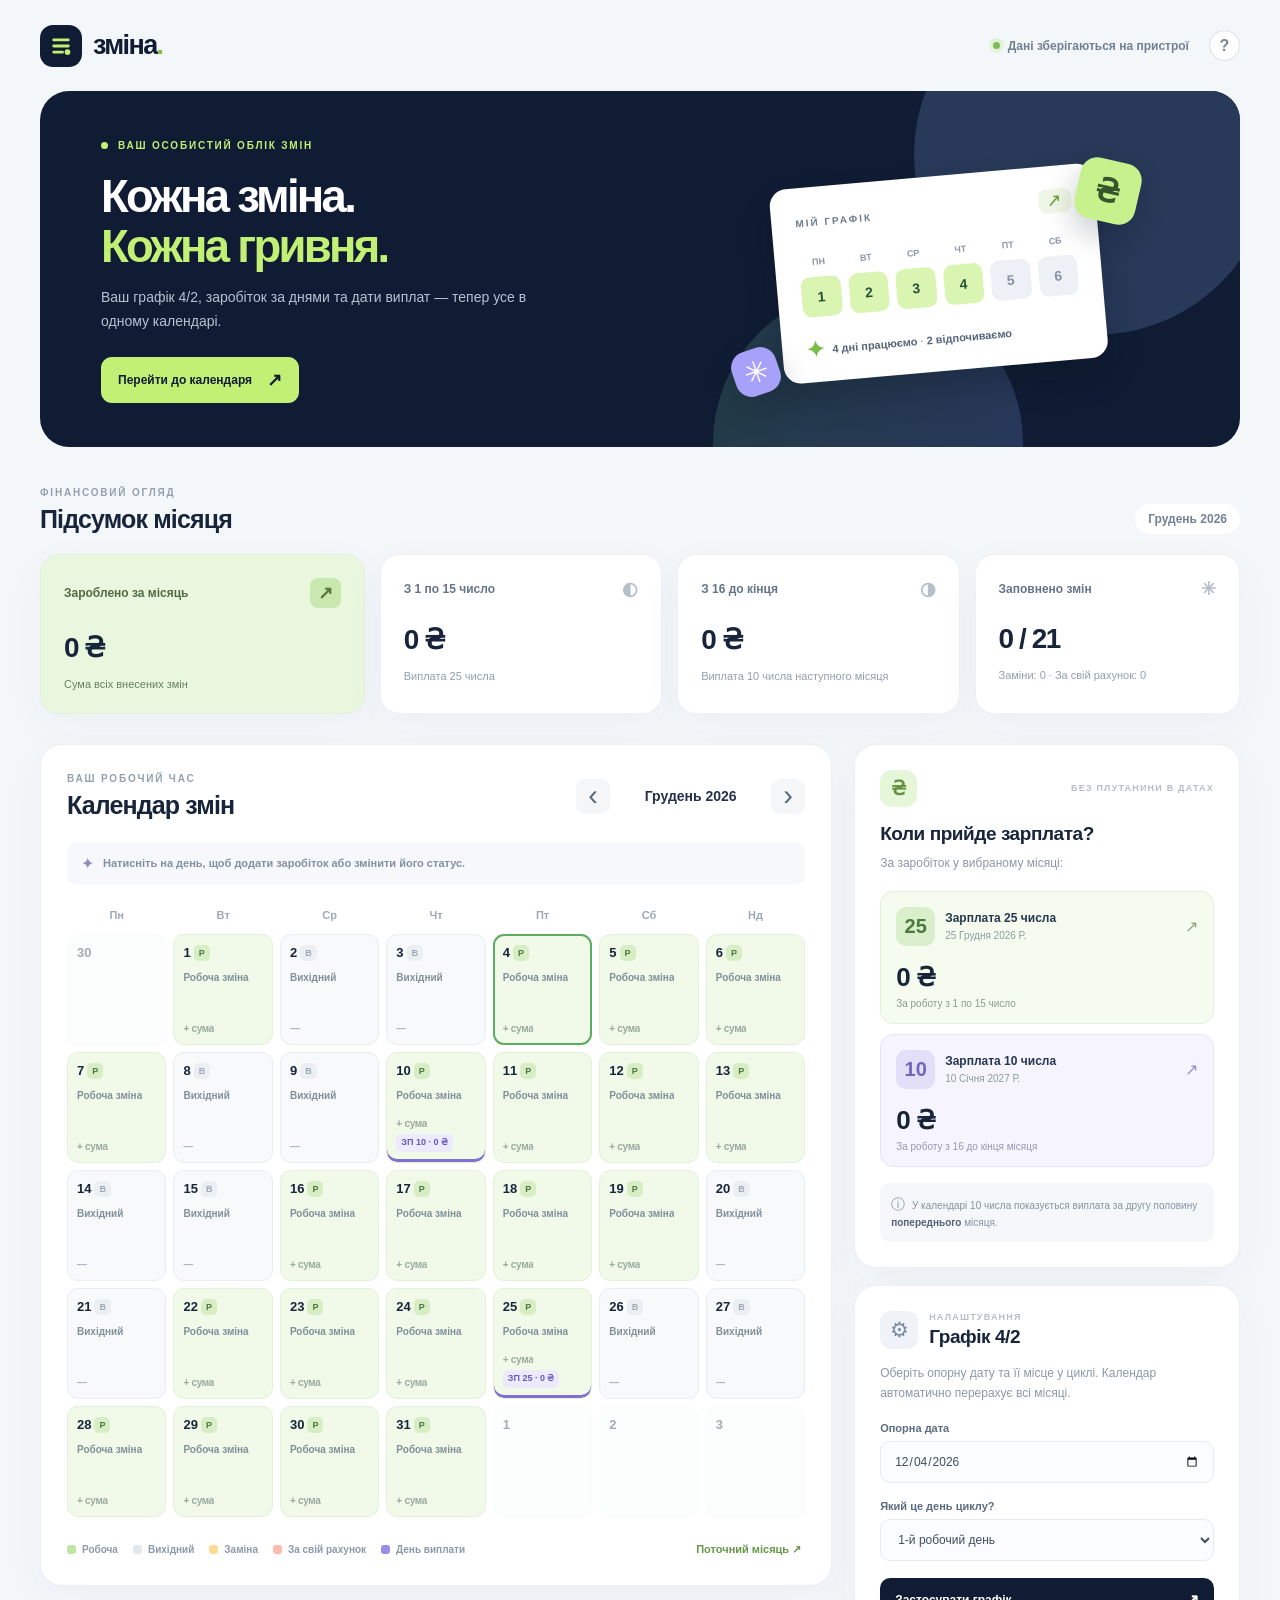
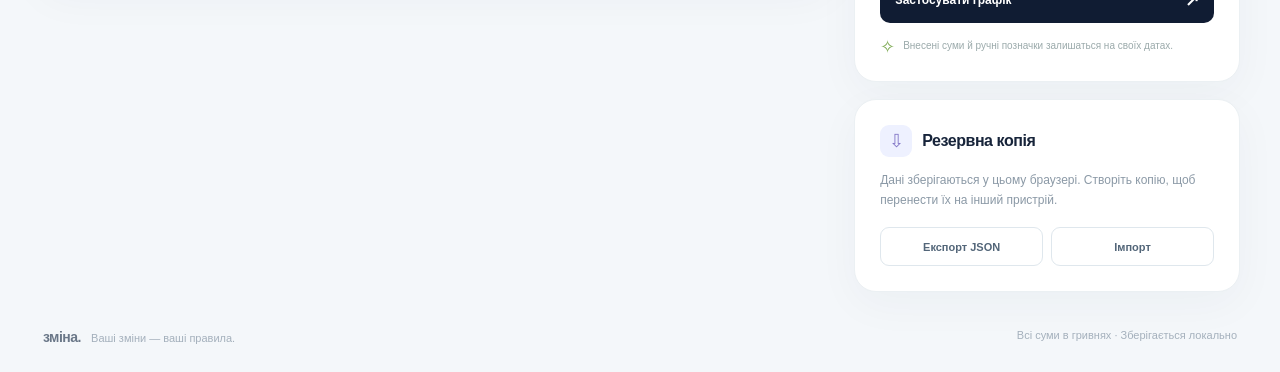
<file: index.html>
<!doctype html>
<html lang="uk">
<head>
  <meta charset="utf-8">
  <meta name="viewport" content="width=device-width, initial-scale=1">
  <meta name="theme-color" content="#101b32">
  <meta name="description" content="Календар змін 4/2 з автоматичним графіком, обліком заробітку та виплатами 10 і 25 числа.">
  <title>Зміна — калькулятор зарплати 4/2</title>
  <link rel="icon" href="favicon.svg" type="image/svg+xml">
  <link rel="stylesheet" href="styles.css">
  <script src="logic.js" defer></script>
  <script src="app.js" defer></script>
</head>
<body>
  <div class="site-shell">
    <header class="site-header">
      <a class="brand" href="./" aria-label="Зміна — на головну">
        <span class="brand-mark" aria-hidden="true"><svg viewBox="0 0 32 32" fill="none"><path d="M7 8.5h18M7 16h18M7 23.5h11" stroke="currentColor" stroke-width="3.4" stroke-linecap="round"/><circle cx="24" cy="23.5" r="3.5" fill="currentColor"/></svg></span>
        <span>зміна<span class="brand-period">.</span></span>
      </a>
      <div class="header-right">
        <span class="save-status" id="save-status"><span class="status-dot"></span> Дані зберігаються на пристрої</span>
        <button type="button" class="header-help" id="help-button" aria-label="Як користуватися" title="Як користуватися">?</button>
      </div>
    </header>

    <main>
      <section class="hero" aria-labelledby="hero-title">
        <div class="hero-copy">
          <div class="eyebrow"><span class="eyebrow-dot"></span> ВАШ ОСОБИСТИЙ ОБЛІК ЗМІН</div>
          <h1 id="hero-title">Кожна зміна.<br><span>Кожна гривня.</span></h1>
          <p>Ваш графік 4/2, заробіток за днями та дати виплат — тепер усе в одному календарі.</p>
          <a class="hero-link" href="#calendar-section">Перейти до календаря <span aria-hidden="true">↗</span></a>
        </div>
        <div class="hero-art" aria-hidden="true">
          <div class="art-orb orb-1"></div><div class="art-orb orb-2"></div>
          <div class="mini-calendar">
            <div class="mini-cal-heading"><span>МІЙ ГРАФІК</span><span class="mini-cal-icon">↗</span></div>
            <div class="mini-cal-days"><span>ПН</span><span>ВТ</span><span>СР</span><span>ЧТ</span><span>ПТ</span><span>СБ</span></div>
            <div class="mini-cal-cells"><span class="on">1</span><span class="on">2</span><span class="on">3</span><span class="on">4</span><span class="rest">5</span><span class="rest">6</span></div>
            <div class="mini-cal-bottom"><span class="green-spark">✦</span><span>4 дні працюємо <b>·</b> 2 відпочиваємо</span></div>
          </div>
          <span class="floating-coin coin-a">₴</span><span class="floating-coin coin-b">✳</span>
        </div>
      </section>

      <section class="overview" aria-labelledby="overview-title">
        <div class="section-heading overview-heading">
          <div><div class="section-kicker">ФІНАНСОВИЙ ОГЛЯД</div><h2 id="overview-title">Підсумок місяця</h2></div>
          <span class="view-period" id="overview-period"></span>
        </div>
        <div class="summary-grid">
          <article class="stat-card stat-main"><div class="stat-label">Зароблено за місяць <span class="stat-icon" aria-hidden="true">↗</span></div><div class="stat-value" id="stat-total">0 ₴</div><div class="stat-foot">Сума всіх внесених змін</div></article>
          <article class="stat-card"><div class="stat-label">З 1 по 15 число <span class="stat-symbol">◐</span></div><div class="stat-value" id="stat-first">0 ₴</div><div class="stat-foot">Виплата 25 числа</div></article>
          <article class="stat-card"><div class="stat-label">З 16 до кінця <span class="stat-symbol">◑</span></div><div class="stat-value" id="stat-second">0 ₴</div><div class="stat-foot">Виплата 10 числа наступного місяця</div></article>
          <article class="stat-card"><div class="stat-label">Заповнено змін <span class="stat-symbol">✳</span></div><div class="stat-value" id="stat-shifts">0 / 0</div><div class="stat-foot" id="shifts-caption">За поточним графіком</div></article>
        </div>
      </section>

      <section class="workspace" id="calendar-section" aria-label="Календар і налаштування">
        <div class="calendar-panel">
          <div class="calendar-header">
            <div><div class="section-kicker">ВАШ РОБОЧИЙ ЧАС</div><h2>Календар змін</h2></div>
            <div class="month-navigation" aria-label="Навігація по місяцях">
              <button type="button" class="nav-arrow" id="previous-month" aria-label="Попередній місяць">‹</button>
              <button type="button" class="month-label" id="month-label" title="Повернутися до поточного місяця"></button>
              <button type="button" class="nav-arrow" id="next-month" aria-label="Наступний місяць">›</button>
            </div>
          </div>
          <div class="calendar-instruction"><span class="instruction-icon">✦</span> Натисніть на день, щоб додати заробіток або змінити його статус.</div>
          <div class="calendar-grid" role="grid" aria-label="Дні місяця">
            <div class="weekdays" role="row"><span>Пн</span><span>Вт</span><span>Ср</span><span>Чт</span><span>Пт</span><span>Сб</span><span>Нд</span></div>
            <div class="day-grid" id="day-grid"></div>
          </div>
          <div class="calendar-footer">
            <div class="legend"><span><i class="legend-color legend-work"></i> Робоча</span><span><i class="legend-color legend-off"></i> Вихідний</span><span><i class="legend-color legend-replacement"></i> Заміна</span><span><i class="legend-color legend-unpaid"></i> За свій рахунок</span><span><i class="legend-color legend-pay"></i> День виплати</span></div>
            <button type="button" class="today-link" id="today-button">Поточний місяць ↗</button>
          </div>
        </div>

        <aside class="sidebar">
          <section class="side-card payday-panel" aria-labelledby="payday-title">
            <div class="side-topline"><div class="side-icon">₴</div><span class="side-eyebrow">БЕЗ ПЛУТАНИНИ В ДАТАХ</span></div>
            <h3 id="payday-title">Коли прийде зарплата?</h3>
            <p class="side-description">За заробіток у вибраному місяці:</p>
            <div class="payout-item">
              <div class="payout-header"><div class="pay-number">25</div><div class="payout-meta"><strong>Зарплата 25 числа</strong><span id="pay-25-date"></span></div><span class="pay-check">↗</span></div>
              <div class="pay-amount" id="pay-25-amount">0 ₴</div><div class="pay-range">За роботу з 1 по 15 число</div>
            </div>
            <div class="payout-item payout-next">
              <div class="payout-header"><div class="pay-number pay-next-number">10</div><div class="payout-meta"><strong>Зарплата 10 числа</strong><span id="pay-10-date"></span></div><span class="pay-check">↗</span></div>
              <div class="pay-amount" id="pay-10-amount">0 ₴</div><div class="pay-range">За роботу з 16 до кінця місяця</div>
            </div>
            <div class="payout-note"><span>ⓘ</span> У календарі 10 числа показується виплата за другу половину <strong>попереднього</strong> місяця.</div>
          </section>

          <section class="side-card settings-panel" aria-labelledby="settings-title">
            <div class="settings-heading"><div class="settings-heading-icon">⚙</div><div><div class="side-eyebrow">НАЛАШТУВАННЯ</div><h3 id="settings-title">Графік 4/2</h3></div></div>
            <p class="side-description">Оберіть опорну дату та її місце у циклі. Календар автоматично перерахує всі місяці.</p>
            <form id="schedule-form">
              <label for="anchor-date">Опорна дата</label>
              <input type="date" id="anchor-date" min="1900-01-01" max="2100-12-31" required>
              <label for="anchor-position">Який це день циклу?</label>
              <select id="anchor-position">
                <option value="1">1-й робочий день</option>
                <option value="2">2-й робочий день</option>
                <option value="3">3-й робочий день</option>
                <option value="4">4-й робочий день</option>
                <option value="5">1-й вихідний</option>
                <option value="6">2-й вихідний</option>
              </select>
              <button class="apply-button" type="submit">Застосувати графік <span>↗</span></button>
            </form>
            <div class="settings-note"><span>✧</span> Внесені суми й ручні позначки залишаться на своїх датах.</div>
          </section>

          <section class="side-card backup-panel">
            <div class="backup-heading"><div class="backup-icon">⇩</div><h3>Резервна копія</h3></div>
            <p class="side-description">Дані зберігаються у цьому браузері. Створіть копію, щоб перенести їх на інший пристрій.</p>
            <div class="backup-actions"><button type="button" id="export-button">Експорт JSON</button><button type="button" id="import-button">Імпорт</button></div>
            <input id="import-file" type="file" accept=".json,application/json" hidden>
          </section>
        </aside>
      </section>
    </main>

    <footer class="site-footer"><span><strong>зміна.</strong> Ваші зміни — ваші правила.</span><span>Всі суми в гривнях · Зберігається локально</span></footer>
  </div>

  <dialog id="day-dialog" class="day-dialog" aria-labelledby="dialog-heading">
    <form id="day-form" novalidate>
      <div class="dialog-heading-row"><div><div class="dialog-kicker">РЕДАГУВАННЯ ДНЯ</div><h2 id="dialog-heading"></h2><p id="dialog-schedule"></p></div><button type="button" class="dialog-close" id="dialog-close" aria-label="Закрити">×</button></div>
      <div class="dialog-field-label">Статус дня</div>
      <div class="day-status-options" role="radiogroup" aria-label="Статус дня">
        <label class="status-option"><input type="radio" name="day-status" value="scheduled" checked><span><b>За графіком</b><small id="scheduled-hint">Автоматично</small></span></label>
        <label class="status-option"><input type="radio" name="day-status" value="unpaid"><span><b>За свій рахунок</b><small>Без заробітку</small></span></label>
        <label class="status-option"><input type="radio" name="day-status" value="replacement"><span><b>Вийшла на заміну</b><small>Додаткова зміна</small></span></label>
      </div>
      <label class="dialog-field-label" for="day-amount">Заробіток за день, ₴</label>
      <div class="money-field"><span>₴</span><input type="text" id="day-amount" inputmode="decimal" autocomplete="off" placeholder="Наприклад, 1500" maxlength="13"></div>
      <p class="field-hint" id="amount-hint">Внесіть фактичний заробіток за цю зміну.</p>
      <label class="dialog-field-label" for="day-note">Примітка <span class="optional">(необов'язково)</span></label>
      <textarea id="day-note" rows="2" maxlength="250" placeholder="Наприклад, додаткова зміна"></textarea>
      <p class="form-error" id="day-error" role="alert" hidden></p>
      <div class="dialog-actions"><button type="button" class="reset-button" id="reset-day">Очистити день</button><button class="save-day-button" type="submit">Зберегти зміни <span>↗</span></button></div>
    </form>
  </dialog>

  <dialog id="help-dialog" class="help-dialog" aria-labelledby="help-title">
    <div class="help-top"><h2 id="help-title">Як користуватися</h2><button type="button" class="dialog-close" id="help-close" aria-label="Закрити">×</button></div>
    <ol><li><strong>Налаштуйте графік.</strong> Вкажіть відому дату та номер дня в циклі 4/2. Графік працює безперервно через межі місяців.</li><li><strong>Натискайте на дні.</strong> Для робочої зміни введіть фактичну суму. Для додаткової роботи виберіть «Вийшла на заміну», а для пропущеної — «За свій рахунок».</li><li><strong>Переглядайте виплати.</strong> Заробіток з 1 по 15 виплачується 25-го цього місяця, з 16 до кінця — 10-го наступного. Дати виплат позначені у календарі.</li><li><strong>Зберігайте копію.</strong> Дані лишаються в поточному браузері, а JSON-файл можна експортувати й імпортувати.</li></ol>
    <button class="apply-button help-done" type="button" id="help-done">Зрозуміло</button>
  </dialog>
  <div class="toast" id="toast" role="status" aria-live="polite"></div>
</body>
</html>
</file>
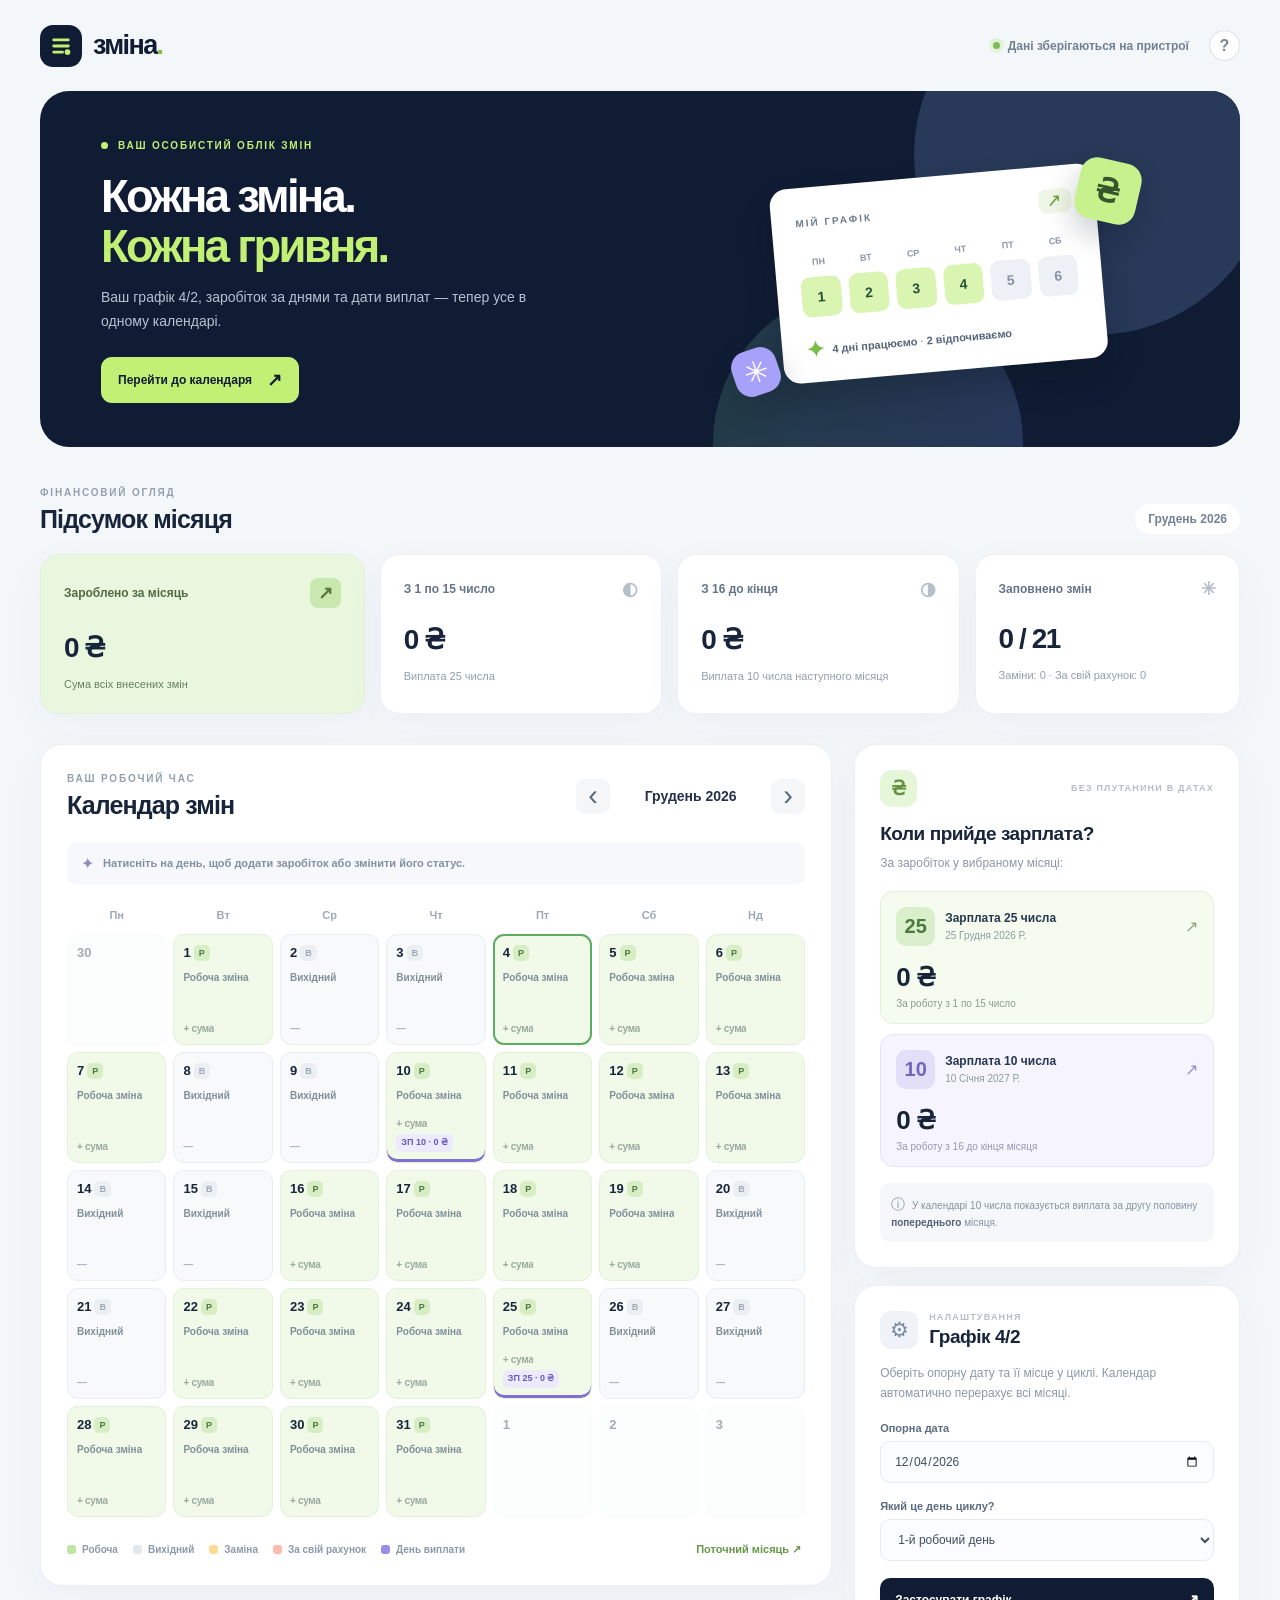
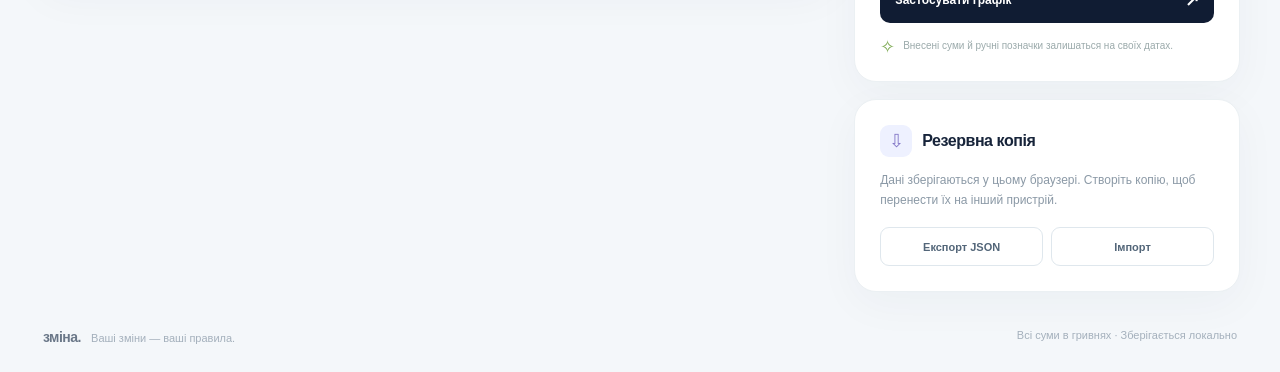
<file: standalone.html>
<!doctype html>
<html lang="uk">
<head>
  <meta charset="utf-8">
  <meta name="viewport" content="width=device-width, initial-scale=1">
  <meta name="theme-color" content="#101b32">
  <meta name="description" content="Календар змін 4/2 з автоматичним графіком, обліком заробітку та виплатами 10 і 25 числа.">
  <title>Зміна — калькулятор зарплати 4/2</title>
  <link rel="icon" href="[data-uri]" type="image/svg+xml">
  <style>
:root{--ink:#17243a;--muted:#8290a3;--line:#e6edf1;--bg:#f4f7fa;--deep:#101c33;--green:#c2f075;--purple:#7468c9;--radius:22px;--shadow:0 12px 44px rgba(27,44,65,.04)}
*{box-sizing:border-box}html{scroll-behavior:smooth}body{margin:0;background:var(--bg);color:var(--ink);font-family:Inter,-apple-system,BlinkMacSystemFont,"Segoe UI",Arial,sans-serif;-webkit-font-smoothing:antialiased}button,input,select,textarea{font:inherit}button{cursor:pointer}button:focus-visible,a:focus-visible,input:focus-visible,select:focus-visible,textarea:focus-visible{outline:3px solid #7769dc;outline-offset:3px}a{text-decoration:none}h1,h2,h3,p{margin:0}.site-shell{max-width:1510px;margin:0 auto;padding:0 40px}
.site-header{height:91px;display:flex;align-items:center;justify-content:space-between}.brand{display:inline-flex;align-items:center;gap:11px;color:var(--deep);font-size:27px;font-weight:850;letter-spacing:-1.6px}.brand-mark{display:grid;place-items:center;width:42px;height:42px;background:var(--deep);color:var(--green);border-radius:13px}.brand-mark svg{width:26px;height:26px}.brand-period{color:#88bd43}.header-right{display:flex;align-items:center;gap:20px}.save-status{display:flex;gap:8px;align-items:center;color:#708092;font-size:12px;font-weight:600}.status-dot{width:7px;height:7px;background:#7dbc5a;border-radius:50%;box-shadow:0 0 0 4px #e3f2d8}.save-status.warning{color:#b45b54}.save-status.warning .status-dot{background:#e76b6b;box-shadow:0 0 0 4px #fce5e5}.header-help{width:31px;height:31px;border:1px solid #d9e1e8;border-radius:50%;background:#fff;color:#7c8796;font-weight:750}
.hero{background:var(--deep);border-radius:29px;color:#fff;min-height:320px;display:grid;grid-template-columns:1.15fr 1fr;position:relative;overflow:hidden;padding:49px 61px 44px}.hero-copy{position:relative;z-index:2}.eyebrow,.section-kicker,.dialog-kicker,.side-eyebrow{font-size:10px;font-weight:800;letter-spacing:1.8px}.eyebrow{color:var(--green);display:flex;gap:10px;align-items:center}.eyebrow-dot{background:var(--green);width:7px;height:7px;border-radius:50%}.hero h1{font-size:clamp(35px,3.55vw,57px);line-height:1.09;letter-spacing:-2.7px;margin:21px 0 15px;font-weight:850}.hero h1 span{color:var(--green)}.hero p{max-width:455px;font-size:14px;color:#b6c2d2;line-height:1.7}.hero-link{display:inline-flex;align-items:center;gap:15px;color:var(--deep);background:var(--green);border-radius:11px;padding:12px 17px;margin-top:23px;font-size:12px;font-weight:800;transition:transform .2s,background .2s}.hero-link:hover{transform:translateY(-2px);background:#d4fc90}.hero-link span{font-size:18px}.hero-art{position:relative;min-width:0;display:flex;align-items:center;justify-content:center}.art-orb{position:absolute;border-radius:50%}.orb-1{background:#283959;width:360px;height:360px;right:-95px;top:-165px}.orb-2{background:linear-gradient(100deg,#223b47,#28375b);width:310px;height:310px;bottom:-195px;left:7%}.mini-calendar{width:min(325px,90%);background:#fff;border-radius:17px;transform:rotate(-5deg) translate(10px,3px);box-shadow:0 18px 30px #07101d40;color:var(--ink);position:relative;padding:23px 24px 19px;z-index:1}.mini-cal-heading{display:flex;justify-content:space-between;align-items:center;font-size:10px;font-weight:850;letter-spacing:2px;color:#6c7c8c}.mini-cal-icon{background:#eff7e7;border-radius:8px;color:#699b39;font-size:18px;font-weight:500;padding:1px 8px}.mini-cal-days,.mini-cal-cells{display:grid;grid-template-columns:repeat(6,minmax(0,1fr));gap:8px;text-align:center}.mini-cal-days{margin:23px 0 10px;color:#8b97a7;font-size:9px;font-weight:850}.mini-cal-cells span{aspect-ratio:1;display:grid;place-items:center;border-radius:9px;font-size:14px;font-weight:850}.mini-cal-cells .on{background:#daf5b2;color:#254f37}.mini-cal-cells .rest{background:#edf1f5;color:#8792a4}.mini-cal-bottom{display:flex;align-items:center;gap:8px;color:#556578;font-size:11px;font-weight:650;margin-top:20px}.mini-cal-bottom b{color:#aab3c3}.green-spark{color:#79bd47;font-size:22px}.floating-coin{position:absolute;display:grid;place-items:center;z-index:2;box-shadow:0 13px 30px #07101d33}.coin-a{right:8%;top:20px;background:#c6f18c;color:#37562c;width:62px;height:62px;border-radius:17px;transform:rotate(13deg);font-size:32px;font-weight:800}.coin-b{left:11%;bottom:8px;background:#a8a1f9;color:#fff;width:46px;height:46px;border-radius:16px;transform:rotate(-19deg);font-size:30px}
.overview{padding-top:40px}.section-heading{display:flex;align-items:end;justify-content:space-between;margin-bottom:20px}.section-kicker{color:#93a1ae;margin-bottom:7px}.section-heading h2,.calendar-header h2{font-size:25px;letter-spacing:-.85px;font-weight:850}.view-period{font-size:12px;color:#738395;border-radius:999px;background:#fff;padding:8px 13px;font-weight:700;text-transform:capitalize}.summary-grid{display:grid;grid-template-columns:1.15fr 1fr 1fr .94fr;gap:15px}.stat-card{min-width:0;background:#fff;border:1px solid #edf1f4;border-radius:19px;padding:23px 23px 20px;box-shadow:var(--shadow)}.stat-main{background:#e9f7df;border-color:#e3f0dc}.stat-label{font-size:12px;color:#647489;font-weight:730;display:flex;justify-content:space-between;align-items:center;gap:8px}.stat-main .stat-label{color:#536a47}.stat-icon{background:#c9e8af;border-radius:8px;color:#557a3d;padding:4px 8px;font-size:18px}.stat-symbol{font-size:18px;color:#b5c0cb}.stat-value{font-size:clamp(21px,2.18vw,34px);letter-spacing:-1.4px;font-weight:850;white-space:nowrap;margin:23px 0 13px;font-variant-numeric:tabular-nums}.stat-foot{font-size:11px;line-height:1.45;color:#91a0ad}.stat-main .stat-foot{color:#66805d}
.workspace{display:grid;grid-template-columns:minmax(0,1.93fr) minmax(310px,.94fr);gap:22px;align-items:start;padding-top:30px}.calendar-panel,.side-card{background:#fff;border:1px solid #ebf0f3;border-radius:var(--radius);box-shadow:var(--shadow)}.calendar-panel{padding:28px 26px 25px;min-width:0}.calendar-header{display:flex;align-items:center;justify-content:space-between;gap:13px;margin-bottom:22px}.month-navigation{display:flex;align-items:center;gap:8px}.nav-arrow{background:#f4f6f8;border:none;border-radius:9px;width:34px;height:35px;font-size:29px;line-height:0;color:#596a7e;display:grid;place-items:center;padding-bottom:4px}.nav-arrow:hover{background:#e8edf1}.month-label{background:transparent;border:0;font-size:14px;font-weight:850;color:#24334b;min-width:145px;text-transform:capitalize;padding:8px 0}.calendar-instruction{background:#f6f8fb;border-radius:10px;padding:12px 14px;color:#8290a1;font-size:11px;font-weight:550;margin-bottom:21px;display:flex;align-items:center;gap:9px}.instruction-icon{color:#8f89bd;font-size:16px}.weekdays,.day-grid{display:grid;grid-template-columns:repeat(7,minmax(0,1fr));gap:7px}.weekdays{margin-bottom:10px}.weekdays span{text-align:center;color:#9da9b4;font-weight:800;font-size:11px;padding:3px}.day-grid{align-items:stretch}.calendar-day{border:1px solid #e7edf1;border-radius:11px;background:#fff;min-width:0;min-height:111px;padding:10px 9px;display:flex;flex-direction:column;text-align:left;position:relative;transition:transform .12s,border-color .12s,box-shadow .12s;color:var(--ink)}.calendar-day:not(.outside):hover{transform:translateY(-2px);z-index:1;box-shadow:0 8px 17px #16283e12;border-color:#afca93}.calendar-day.outside{background:#f8fafb;border-color:#f4f6f8;cursor:default;opacity:.38}.calendar-day.work{background:#f1f9e9;border-color:#e2f1d9}.calendar-day.off{background:#f8f9fb}.calendar-day.replacement{background:#fff5e2;border-color:#f8e6c2}.calendar-day.unpaid{background:#fff0ee;border-color:#f8dad6}.calendar-day.today{outline:2px solid #5eac61;outline-offset:-2px}.calendar-day.has-payday{box-shadow:inset 0 -3px #8071d1}.calendar-day .day-top{display:flex;justify-content:space-between;gap:3px;align-items:start}.date-number{font-size:13px;font-weight:850}.calendar-day .day-indicator{font-size:9px;font-weight:850;color:#507743;background:#d7eec4;padding:3px 5px;border-radius:5px}.calendar-day.off .day-indicator{color:#9da9b5;background:#ebeff3}.calendar-day.replacement .day-indicator{background:#ffe3ad;color:#976a20}.calendar-day.unpaid .day-indicator{background:#ffd9d3;color:#a95249}.calendar-day .day-label{font-size:10px;color:#809099;font-weight:650;margin-top:11px;white-space:nowrap;overflow:hidden;text-overflow:ellipsis}.mobile-income{display:none}.day-income{margin-top:auto;font-size:12px;font-weight:850;letter-spacing:-.3px;white-space:nowrap;overflow:hidden;text-overflow:ellipsis}.day-income.empty{font-size:10px;color:#9aaa9e;font-weight:550}.calendar-day.off .day-income,.calendar-day.unpaid .day-income{color:#aab6c1}.payday-chip{display:block;background:#edeafe;color:#665bc0;border-radius:5px;padding:3px 5px;font-size:9px;line-height:1.25;font-weight:850;margin-top:5px;white-space:nowrap;overflow:hidden;text-overflow:ellipsis}.pay-mobile{display:none}.calendar-footer{display:flex;align-items:center;justify-content:space-between;gap:14px;padding-top:22px}.legend{display:flex;flex-wrap:wrap;gap:11px 15px}.legend>span{display:inline-flex;align-items:center;gap:6px;font-size:10px;font-weight:650;color:#8b99a8}.legend-color{width:9px;height:9px;border-radius:3px;display:inline-block}.legend-work{background:#bce7a5}.legend-off{background:#e4e9ee}.legend-replacement{background:#ffdb96}.legend-unpaid{background:#ffbab1}.legend-pay{background:#9a8de9}.today-link{border:none;background:none;white-space:nowrap;color:#659847;font-size:11px;font-weight:850;padding:4px}
.sidebar{display:flex;flex-direction:column;gap:17px}.side-card{padding:25px}.side-topline{display:flex;align-items:center;justify-content:space-between;gap:8px}.side-icon{width:37px;height:37px;display:grid;place-items:center;background:#e6f7d9;border-radius:12px;font-weight:850;color:#679243;font-size:20px}.side-eyebrow{color:#b5bec8;font-size:9px;letter-spacing:1.2px}.side-card h3{font-size:19px;line-height:1.25;letter-spacing:-.45px;margin:15px 0 8px}.side-description{font-size:12px;color:#8b99a6;line-height:1.7;margin:0 0 17px}.payout-item{border:1px solid #e2f0d8;background:#f5fbee;border-radius:13px;padding:15px 15px 14px;margin-top:10px}.payout-next{background:#f5f4ff;border-color:#e7e4fa}.payout-header{display:flex;gap:10px;align-items:center}.pay-number{flex:0 0 39px;height:39px;background:#d9eecb;color:#4d783d;border-radius:10px;display:grid;place-items:center;font-size:20px;font-weight:850}.pay-next-number{background:#e3dff9;color:#7265bc}.payout-meta{min-width:0;display:flex;flex-direction:column;gap:5px}.payout-meta strong{font-size:12px;color:#26374e}.payout-meta span{font-size:10px;color:#8d9b9f;text-transform:capitalize}.pay-check{margin-left:auto;color:#8ea17e}.payout-next .pay-check{color:#948ccc}.pay-amount{font-size:26px;font-weight:850;letter-spacing:-1px;margin:16px 0 5px}.pay-range{font-size:10px;color:#8b998b}.payout-next .pay-range{color:#9b96b4}.payout-note{margin-top:16px;background:#f6f7fa;border-radius:9px;padding:11px;font-size:10px;line-height:1.55;color:#8492a3}.payout-note span{font-size:14px;margin-right:4px}.payout-note strong{color:#526276}
.settings-heading{display:flex;align-items:center;gap:11px}.settings-heading-icon{width:38px;height:38px;background:#eff2f7;color:#7989a1;border-radius:11px;display:grid;place-items:center;font-size:21px}.settings-heading h3{margin:3px 0 0}.settings-panel .side-description{margin:14px 0 18px}.settings-panel label{display:block;color:#5b6c80;font-size:11px;font-weight:750;margin:0 0 7px}.settings-panel input,.settings-panel select{display:block;width:100%;border:1px solid #e5ebf0;border-radius:10px;background:#fafcfd;padding:11px 13px;color:#3e4e60;font-size:12px;min-height:42px;margin-bottom:17px;color-scheme:light}.apply-button{background:var(--deep);color:white;border:none;border-radius:10px;padding:12px 15px;width:100%;font-weight:750;font-size:12px;display:flex;justify-content:space-between;align-items:center}.apply-button:hover{background:#243554}.apply-button span{font-size:17px}.settings-note{margin-top:15px;color:#9baaab;font-size:10px;line-height:1.5;display:flex;gap:8px}.settings-note span{font-size:18px;color:#7daa52;line-height:1}.backup-heading{display:flex;align-items:center;gap:10px}.backup-heading h3{margin:0;font-size:16px}.backup-icon{background:#eef1ff;color:#8377c7;border-radius:9px;width:32px;height:32px;display:grid;place-items:center;font-size:18px}.backup-panel .side-description{margin-top:13px}.backup-actions{display:grid;grid-template-columns:1fr 1fr;gap:8px}.backup-actions button{border:1px solid #dfe7ed;background:#fff;border-radius:9px;min-height:39px;font-size:11px;font-weight:750;color:#536679}.backup-actions button:hover{background:#f3f7fb}.site-footer{display:flex;justify-content:space-between;gap:20px;padding:37px 3px 27px;color:#a4b0bc;font-size:11px}.site-footer strong{font-size:14px;color:#6a7788;letter-spacing:-.5px;margin-right:7px}
.day-dialog,.help-dialog{border:0;border-radius:22px;box-shadow:0 25px 100px #071b3f33;width:min(95vw,485px);max-height:90vh;overflow:auto;padding:29px;color:var(--ink)}.day-dialog::backdrop,.help-dialog::backdrop{background:rgba(15,27,48,.56);backdrop-filter:blur(3px)}.dialog-heading-row,.help-top{display:flex;justify-content:space-between;gap:20px;align-items:start}.dialog-kicker{color:#9babba}.dialog-heading-row h2,.help-top h2{font-size:25px;letter-spacing:-1px;margin:8px 0 5px;text-transform:capitalize}.dialog-heading-row p{font-size:12px;color:#8b99aa}.dialog-close{border:0;background:#f2f5f8;color:#77869b;border-radius:9px;width:31px;height:31px;font-size:24px;display:grid;place-items:center;line-height:1}.dialog-field-label{display:block;margin:23px 0 10px;font-size:12px;font-weight:800;color:#4a596c}.day-status-options{display:grid;grid-template-columns:repeat(3,minmax(0,1fr));gap:7px}.status-option{cursor:pointer;position:relative}.status-option input{position:absolute;opacity:0;pointer-events:none}.status-option span{display:flex;flex-direction:column;justify-content:center;text-align:center;min-height:74px;border-radius:10px;border:1px solid #e4eaf0;padding:9px 4px;background:#fff}.status-option b{font-size:11px;color:#536176;line-height:1.35}.status-option small{font-size:9px;margin-top:6px;color:#9ba6b5}.status-option input:checked+span{border-color:#87b764;background:#f3f9ea;box-shadow:inset 0 0 0 1px #87b764}.status-option input:focus-visible+span{outline:3px solid #7769dc;outline-offset:3px}.money-field{display:flex;align-items:center;border:1px solid #e1e9ee;border-radius:11px;overflow:hidden;padding-left:14px;background:#fafcfd}.money-field>span{font-size:18px;color:#72965b;font-weight:800}.money-field input{width:100%;min-width:0;padding:13px 12px;border:0;outline:0;background:transparent;font-size:18px;font-weight:750;color:#23374c}.money-field:focus-within{border-color:#93be76;box-shadow:0 0 0 3px #e8f5da}.money-field.disabled{background:#f2f4f6;opacity:.6}.field-hint{font-size:10px;color:#99a6b2;line-height:1.5;margin-top:7px}.optional{font-size:10px;color:#a6b1bc;font-weight:500}#day-note{resize:vertical;display:block;width:100%;border:1px solid #e1e9ee;background:#fafcfd;border-radius:10px;padding:11px 12px;font-size:12px;color:#43546a}.form-error{font-size:11px;color:#c24747;margin:13px 0}.dialog-actions{display:flex;gap:10px;justify-content:space-between;margin-top:27px}.reset-button,.save-day-button{border:0;border-radius:10px;padding:13px 15px;font-size:12px;font-weight:800}.reset-button{background:#f1f4f7;color:#69788b}.save-day-button{background:var(--deep);color:#fff;display:flex;align-items:center;gap:12px}.save-day-button:hover{background:#27395a}.save-day-button span{font-size:17px}.toast{position:fixed;right:24px;bottom:22px;z-index:30;background:#1a2b42;color:#fff;border-radius:12px;padding:12px 18px;font-size:12px;font-weight:650;box-shadow:0 15px 30px #1b253933;max-width:min(400px,90vw);opacity:0;transform:translateY(10px);pointer-events:none;transition:.2s}.toast.visible{opacity:1;transform:translateY(0)}.help-dialog{width:min(95vw,495px)}.help-top h2{margin:0}.help-dialog ol{padding-left:22px;color:#6d7b8d;font-size:13px;line-height:1.65}.help-dialog li{margin-bottom:13px}.help-dialog strong{color:#27364d}.help-done{justify-content:center;margin-top:20px}
@media(max-width:1180px){.site-shell{padding:0 24px}.workspace{grid-template-columns:minmax(0,1.6fr) minmax(290px,.93fr);gap:16px}.calendar-panel{padding:22px 17px}.day-grid,.weekdays{gap:5px}.calendar-day{padding:8px 6px;min-height:103px}.stat-card{padding:20px 16px}.stat-value{font-size:24px}.side-card{padding:19px}.legend{gap:8px}.legend>span{font-size:9px}}
@media(max-width:950px){.hero{padding:40px}.workspace{grid-template-columns:1fr}.sidebar{display:grid;grid-template-columns:repeat(2,minmax(0,1fr));align-items:start}.backup-panel{grid-column:2}.day-grid,.weekdays{gap:7px}.calendar-day{min-height:112px;padding:10px}.summary-grid{grid-template-columns:repeat(2,minmax(0,1fr))}.stat-value{font-size:30px}.stat-card{min-height:155px}.hero-art{transform:scale(.88)}}
@media(max-width:640px){.site-shell{padding:0 12px}.site-header{height:72px}.brand{font-size:23px}.brand-mark{width:36px;height:36px}.save-status{font-size:0}.save-status .status-dot{width:8px;height:8px}.header-right{gap:12px}.hero{border-radius:21px;min-height:0;display:block;padding:29px 24px 30px}.hero h1{font-size:40px;letter-spacing:-1.8px;margin:17px 0 12px}.hero p{font-size:12px}.hero-art{display:none}.hero-link{margin-top:19px}.overview{padding-top:30px}.section-heading{margin-bottom:15px}.section-heading h2{font-size:22px}.view-period{font-size:10px;padding:7px 9px}.summary-grid{gap:9px}.stat-card{border-radius:14px;min-height:133px;padding:16px 13px}.stat-label{font-size:10px}.stat-symbol{font-size:14px}.stat-value{font-size:clamp(19px,5.7vw,27px);letter-spacing:-.8px;margin:20px 0 12px}.stat-foot{font-size:9px}.workspace{padding-top:14px;gap:14px}.calendar-panel{padding:19px 10px 19px;border-radius:17px}.calendar-header{padding:0 6px;gap:6px;margin-bottom:16px}.calendar-header h2{font-size:21px}.month-navigation{gap:2px}.month-label{min-width:109px;font-size:11px}.nav-arrow{width:27px;height:29px;font-size:24px}.calendar-instruction{margin:0 4px 15px;padding:10px;font-size:10px}.day-grid,.weekdays{gap:3px}.weekdays{margin-bottom:5px}.weekdays span{font-size:9px}.calendar-day{min-height:85px;padding:6px 3px;border-radius:7px}.date-number{font-size:12px}.calendar-day .day-indicator{padding:2px 3px;font-size:7px}.calendar-day .day-label{display:none}.day-income{font-size:10px;letter-spacing:-.3px}.pay-desktop{display:none}.pay-mobile{display:inline}.desktop-income{display:none}.mobile-income{display:block}.day-income.empty{font-size:8px}.payday-chip{font-size:7px;padding:3px 2px;margin-top:5px}.calendar-footer{align-items:start;flex-direction:column;padding:18px 6px 1px}.legend{gap:9px 11px}.legend>span{font-size:9px}.today-link{padding:8px 0}.sidebar{display:flex}.side-card{padding:22px;border-radius:17px}.site-footer{padding:28px 5px 21px;flex-direction:column;gap:7px;font-size:10px}.day-dialog,.help-dialog{padding:23px 18px;border-radius:18px}.day-status-options{gap:5px}.status-option span{min-height:76px}.status-option b{font-size:10px}.status-option small{font-size:8px}.dialog-actions{gap:6px}.reset-button,.save-day-button{font-size:11px;padding:11px}.toast{right:10px;bottom:10px}}
@media(max-width:370px){.hero h1{font-size:35px}.month-label{min-width:93px;font-size:10px}.calendar-header h2{font-size:19px}.stat-value{font-size:19px}.calendar-day{min-height:80px;padding:4px 2px}.day-label{letter-spacing:-.25px}.payday-chip{font-size:6.5px}.calendar-day .day-indicator{font-size:6px}.day-income{font-size:9px}}
@media(prefers-reduced-motion:reduce){html{scroll-behavior:auto}*,*:before,*:after{transition:none!important;animation:none!important}}

</style>
</head>
<body>
  <div class="site-shell">
    <header class="site-header">
      <a class="brand" href="./" aria-label="Зміна — на головну">
        <span class="brand-mark" aria-hidden="true"><svg viewBox="0 0 32 32" fill="none"><path d="M7 8.5h18M7 16h18M7 23.5h11" stroke="currentColor" stroke-width="3.4" stroke-linecap="round"/><circle cx="24" cy="23.5" r="3.5" fill="currentColor"/></svg></span>
        <span>зміна<span class="brand-period">.</span></span>
      </a>
      <div class="header-right">
        <span class="save-status" id="save-status"><span class="status-dot"></span> Дані зберігаються на пристрої</span>
        <button type="button" class="header-help" id="help-button" aria-label="Як користуватися" title="Як користуватися">?</button>
      </div>
    </header>

    <main>
      <section class="hero" aria-labelledby="hero-title">
        <div class="hero-copy">
          <div class="eyebrow"><span class="eyebrow-dot"></span> ВАШ ОСОБИСТИЙ ОБЛІК ЗМІН</div>
          <h1 id="hero-title">Кожна зміна.<br><span>Кожна гривня.</span></h1>
          <p>Ваш графік 4/2, заробіток за днями та дати виплат — тепер усе в одному календарі.</p>
          <a class="hero-link" href="#calendar-section">Перейти до календаря <span aria-hidden="true">↗</span></a>
        </div>
        <div class="hero-art" aria-hidden="true">
          <div class="art-orb orb-1"></div><div class="art-orb orb-2"></div>
          <div class="mini-calendar">
            <div class="mini-cal-heading"><span>МІЙ ГРАФІК</span><span class="mini-cal-icon">↗</span></div>
            <div class="mini-cal-days"><span>ПН</span><span>ВТ</span><span>СР</span><span>ЧТ</span><span>ПТ</span><span>СБ</span></div>
            <div class="mini-cal-cells"><span class="on">1</span><span class="on">2</span><span class="on">3</span><span class="on">4</span><span class="rest">5</span><span class="rest">6</span></div>
            <div class="mini-cal-bottom"><span class="green-spark">✦</span><span>4 дні працюємо <b>·</b> 2 відпочиваємо</span></div>
          </div>
          <span class="floating-coin coin-a">₴</span><span class="floating-coin coin-b">✳</span>
        </div>
      </section>

      <section class="overview" aria-labelledby="overview-title">
        <div class="section-heading overview-heading">
          <div><div class="section-kicker">ФІНАНСОВИЙ ОГЛЯД</div><h2 id="overview-title">Підсумок місяця</h2></div>
          <span class="view-period" id="overview-period"></span>
        </div>
        <div class="summary-grid">
          <article class="stat-card stat-main"><div class="stat-label">Зароблено за місяць <span class="stat-icon" aria-hidden="true">↗</span></div><div class="stat-value" id="stat-total">0 ₴</div><div class="stat-foot">Сума всіх внесених змін</div></article>
          <article class="stat-card"><div class="stat-label">З 1 по 15 число <span class="stat-symbol">◐</span></div><div class="stat-value" id="stat-first">0 ₴</div><div class="stat-foot">Виплата 25 числа</div></article>
          <article class="stat-card"><div class="stat-label">З 16 до кінця <span class="stat-symbol">◑</span></div><div class="stat-value" id="stat-second">0 ₴</div><div class="stat-foot">Виплата 10 числа наступного місяця</div></article>
          <article class="stat-card"><div class="stat-label">Заповнено змін <span class="stat-symbol">✳</span></div><div class="stat-value" id="stat-shifts">0 / 0</div><div class="stat-foot" id="shifts-caption">За поточним графіком</div></article>
        </div>
      </section>

      <section class="workspace" id="calendar-section" aria-label="Календар і налаштування">
        <div class="calendar-panel">
          <div class="calendar-header">
            <div><div class="section-kicker">ВАШ РОБОЧИЙ ЧАС</div><h2>Календар змін</h2></div>
            <div class="month-navigation" aria-label="Навігація по місяцях">
              <button type="button" class="nav-arrow" id="previous-month" aria-label="Попередній місяць">‹</button>
              <button type="button" class="month-label" id="month-label" title="Повернутися до поточного місяця"></button>
              <button type="button" class="nav-arrow" id="next-month" aria-label="Наступний місяць">›</button>
            </div>
          </div>
          <div class="calendar-instruction"><span class="instruction-icon">✦</span> Натисніть на день, щоб додати заробіток або змінити його статус.</div>
          <div class="calendar-grid" role="grid" aria-label="Дні місяця">
            <div class="weekdays" role="row"><span>Пн</span><span>Вт</span><span>Ср</span><span>Чт</span><span>Пт</span><span>Сб</span><span>Нд</span></div>
            <div class="day-grid" id="day-grid"></div>
          </div>
          <div class="calendar-footer">
            <div class="legend"><span><i class="legend-color legend-work"></i> Робоча</span><span><i class="legend-color legend-off"></i> Вихідний</span><span><i class="legend-color legend-replacement"></i> Заміна</span><span><i class="legend-color legend-unpaid"></i> За свій рахунок</span><span><i class="legend-color legend-pay"></i> День виплати</span></div>
            <button type="button" class="today-link" id="today-button">Поточний місяць ↗</button>
          </div>
        </div>

        <aside class="sidebar">
          <section class="side-card payday-panel" aria-labelledby="payday-title">
            <div class="side-topline"><div class="side-icon">₴</div><span class="side-eyebrow">БЕЗ ПЛУТАНИНИ В ДАТАХ</span></div>
            <h3 id="payday-title">Коли прийде зарплата?</h3>
            <p class="side-description">За заробіток у вибраному місяці:</p>
            <div class="payout-item">
              <div class="payout-header"><div class="pay-number">25</div><div class="payout-meta"><strong>Зарплата 25 числа</strong><span id="pay-25-date"></span></div><span class="pay-check">↗</span></div>
              <div class="pay-amount" id="pay-25-amount">0 ₴</div><div class="pay-range">За роботу з 1 по 15 число</div>
            </div>
            <div class="payout-item payout-next">
              <div class="payout-header"><div class="pay-number pay-next-number">10</div><div class="payout-meta"><strong>Зарплата 10 числа</strong><span id="pay-10-date"></span></div><span class="pay-check">↗</span></div>
              <div class="pay-amount" id="pay-10-amount">0 ₴</div><div class="pay-range">За роботу з 16 до кінця місяця</div>
            </div>
            <div class="payout-note"><span>ⓘ</span> У календарі 10 числа показується виплата за другу половину <strong>попереднього</strong> місяця.</div>
          </section>

          <section class="side-card settings-panel" aria-labelledby="settings-title">
            <div class="settings-heading"><div class="settings-heading-icon">⚙</div><div><div class="side-eyebrow">НАЛАШТУВАННЯ</div><h3 id="settings-title">Графік 4/2</h3></div></div>
            <p class="side-description">Оберіть опорну дату та її місце у циклі. Календар автоматично перерахує всі місяці.</p>
            <form id="schedule-form">
              <label for="anchor-date">Опорна дата</label>
              <input type="date" id="anchor-date" min="1900-01-01" max="2100-12-31" required>
              <label for="anchor-position">Який це день циклу?</label>
              <select id="anchor-position">
                <option value="1">1-й робочий день</option>
                <option value="2">2-й робочий день</option>
                <option value="3">3-й робочий день</option>
                <option value="4">4-й робочий день</option>
                <option value="5">1-й вихідний</option>
                <option value="6">2-й вихідний</option>
              </select>
              <button class="apply-button" type="submit">Застосувати графік <span>↗</span></button>
            </form>
            <div class="settings-note"><span>✧</span> Внесені суми й ручні позначки залишаться на своїх датах.</div>
          </section>

          <section class="side-card backup-panel">
            <div class="backup-heading"><div class="backup-icon">⇩</div><h3>Резервна копія</h3></div>
            <p class="side-description">Дані зберігаються у цьому браузері. Створіть копію, щоб перенести їх на інший пристрій.</p>
            <div class="backup-actions"><button type="button" id="export-button">Експорт JSON</button><button type="button" id="import-button">Імпорт</button></div>
            <input id="import-file" type="file" accept=".json,application/json" hidden>
          </section>
        </aside>
      </section>
    </main>

    <footer class="site-footer"><span><strong>зміна.</strong> Ваші зміни — ваші правила.</span><span>Всі суми в гривнях · Зберігається локально</span></footer>
  </div>

  <dialog id="day-dialog" class="day-dialog" aria-labelledby="dialog-heading">
    <form id="day-form" novalidate>
      <div class="dialog-heading-row"><div><div class="dialog-kicker">РЕДАГУВАННЯ ДНЯ</div><h2 id="dialog-heading"></h2><p id="dialog-schedule"></p></div><button type="button" class="dialog-close" id="dialog-close" aria-label="Закрити">×</button></div>
      <div class="dialog-field-label">Статус дня</div>
      <div class="day-status-options" role="radiogroup" aria-label="Статус дня">
        <label class="status-option"><input type="radio" name="day-status" value="scheduled" checked><span><b>За графіком</b><small id="scheduled-hint">Автоматично</small></span></label>
        <label class="status-option"><input type="radio" name="day-status" value="unpaid"><span><b>За свій рахунок</b><small>Без заробітку</small></span></label>
        <label class="status-option"><input type="radio" name="day-status" value="replacement"><span><b>Вийшла на заміну</b><small>Додаткова зміна</small></span></label>
      </div>
      <label class="dialog-field-label" for="day-amount">Заробіток за день, ₴</label>
      <div class="money-field"><span>₴</span><input type="text" id="day-amount" inputmode="decimal" autocomplete="off" placeholder="Наприклад, 1500" maxlength="13"></div>
      <p class="field-hint" id="amount-hint">Внесіть фактичний заробіток за цю зміну.</p>
      <label class="dialog-field-label" for="day-note">Примітка <span class="optional">(необов'язково)</span></label>
      <textarea id="day-note" rows="2" maxlength="250" placeholder="Наприклад, додаткова зміна"></textarea>
      <p class="form-error" id="day-error" role="alert" hidden></p>
      <div class="dialog-actions"><button type="button" class="reset-button" id="reset-day">Очистити день</button><button class="save-day-button" type="submit">Зберегти зміни <span>↗</span></button></div>
    </form>
  </dialog>

  <dialog id="help-dialog" class="help-dialog" aria-labelledby="help-title">
    <div class="help-top"><h2 id="help-title">Як користуватися</h2><button type="button" class="dialog-close" id="help-close" aria-label="Закрити">×</button></div>
    <ol><li><strong>Налаштуйте графік.</strong> Вкажіть відому дату та номер дня в циклі 4/2. Графік працює безперервно через межі місяців.</li><li><strong>Натискайте на дні.</strong> Для робочої зміни введіть фактичну суму. Для додаткової роботи виберіть «Вийшла на заміну», а для пропущеної — «За свій рахунок».</li><li><strong>Переглядайте виплати.</strong> Заробіток з 1 по 15 виплачується 25-го цього місяця, з 16 до кінця — 10-го наступного. Дати виплат позначені у календарі.</li><li><strong>Зберігайте копію.</strong> Дані лишаються в поточному браузері, а JSON-файл можна експортувати й імпортувати.</li></ol>
    <button class="apply-button help-done" type="button" id="help-done">Зрозуміло</button>
  </dialog>
  <div class="toast" id="toast" role="status" aria-live="polite"></div>
<script>
/* Pure date and salary helpers. All financial values are stored as integer kopiykas. */
(function (root, factory) {
  const logic = factory();
  if (typeof module !== 'undefined' && module.exports) module.exports = logic;
  root.SalaryLogic = logic;
})(typeof window !== 'undefined' ? window : globalThis, function () {
  'use strict';

  const DAY_MS = 24 * 60 * 60 * 1000;
  const integerFormatter = new Intl.NumberFormat('uk-UA', { maximumFractionDigits: 0 });
  const dateFormatter = new Intl.DateTimeFormat('uk-UA', { day: 'numeric', month: 'long', year: 'numeric', timeZone: 'UTC' });

  function iso(year, month, day) {
    return `${String(year).padStart(4, '0')}-${String(month).padStart(2, '0')}-${String(day).padStart(2, '0')}`;
  }
  function dateParts(value) {
    if (typeof value !== 'string' || !/^\d{4}-\d{2}-\d{2}$/.test(value)) return null;
    const [year, month, day] = value.split('-').map(Number);
    if (year < 1900 || year > 2100 || month < 1 || month > 12 || day < 1 || day > 31) return null;
    const date = new Date(Date.UTC(year, month - 1, day));
    if (date.getUTCFullYear() !== year || date.getUTCMonth() !== month - 1 || date.getUTCDate() !== day) return null;
    return { year, month, day };
  }
  function utcDay(value) {
    const p = dateParts(value);
    return p ? Date.UTC(p.year, p.month - 1, p.day) / DAY_MS : NaN;
  }
  function daysInMonth(year, month) { return new Date(Date.UTC(year, month, 0)).getUTCDate(); }
  function shiftMonth(year, month, offset) {
    const d = new Date(Date.UTC(year, month - 1 + offset, 1));
    return { year: d.getUTCFullYear(), month: d.getUTCMonth() + 1 };
  }
  function mod(n, m) { return ((n % m) + m) % m; }
  function isScheduledWork(date, anchorDate, anchorPosition) {
    return mod(utcDay(date) - utcDay(anchorDate) + anchorPosition - 1, 6) < 4;
  }
  function dayType(date, state) {
    const entry = state.days[date];
    if (entry?.override === 'unpaid') return 'unpaid';
    if (entry?.override === 'replacement') return 'replacement';
    return isScheduledWork(date, state.anchorDate, state.anchorPosition) ? 'work' : 'off';
  }
  function isWorking(type) { return type === 'work' || type === 'replacement'; }
  function dayAmount(date, state) {
    if (!isWorking(dayType(date, state))) return 0;
    const amount = state.days[date]?.amount;
    return Number.isSafeInteger(amount) && amount >= 0 ? amount : 0;
  }
  function periodTotal(state, year, month, startDay, endDay) {
    let result = 0;
    const max = Math.min(endDay, daysInMonth(year, month));
    for (let day = startDay; day <= max; day++) result += dayAmount(iso(year, month, day), state);
    return result;
  }
  function monthStats(state, year, month) {
    let recorded = 0, working = 0, replacements = 0, unpaid = 0;
    const last = daysInMonth(year, month);
    for (let d = 1; d <= last; d++) {
      const date = iso(year, month, d), type = dayType(date, state);
      if (isWorking(type)) {
        working++;
        if (Object.prototype.hasOwnProperty.call(state.days[date] || {}, 'amount')) recorded++;
        if (type === 'replacement') replacements++;
      }
      if (type === 'unpaid') unpaid++;
    }
    const firstHalf = periodTotal(state, year, month, 1, 15);
    const secondHalf = periodTotal(state, year, month, 16, last);
    return { total: firstHalf + secondHalf, firstHalf, secondHalf, recorded, working, replacements, unpaid };
  }
  function payday(date, state) {
    const p = dateParts(date);
    if (!p || (p.day !== 10 && p.day !== 25)) return null;
    if (p.day === 25) return {
      kind: 25, period: `${iso(p.year, p.month, 1)} — ${iso(p.year, p.month, 15)}`,
      amount: periodTotal(state, p.year, p.month, 1, 15)
    };
    const prev = shiftMonth(p.year, p.month, -1);
    return {
      kind: 10, period: `${iso(prev.year, prev.month, 16)} — ${iso(prev.year, prev.month, daysInMonth(prev.year, prev.month))}`,
      amount: periodTotal(state, prev.year, prev.month, 16, daysInMonth(prev.year, prev.month))
    };
  }
  function formatMoney(cents) {
    const whole = Math.floor(cents / 100);
    const rest = cents % 100;
    return `${integerFormatter.format(whole)}${rest ? ',' + String(rest).padStart(2, '0') : ''} ₴`;
  }
  function formatCompact(cents) {
    const amount = cents / 100;
    if (amount >= 1000000) return `${String((amount / 1000000).toFixed(1)).replace('.', ',')}м`;
    if (amount >= 1000) return `${String((amount / 1000).toFixed(1)).replace('.', ',')}к`;
    return `${Math.floor(amount)}${cents % 100 ? ',' + String(cents % 100).padStart(2, '0') : ''}`;
  }
  function formatDate(date) {
    const p = dateParts(date);
    return p ? dateFormatter.format(new Date(Date.UTC(p.year, p.month - 1, p.day))) : '';
  }
  function parseMoney(value) {
    const normalized = String(value).trim().replace(/[\s\u00a0\u202f]/g, '').replace(',', '.');
    if (!/^\d{1,9}(?:\.\d{1,2})?$/.test(normalized)) return null;
    const [whole, cents = ''] = normalized.split('.');
    return Number(whole) * 100 + Number((cents + '00').slice(0, 2));
  }
  return { iso, dateParts, utcDay, daysInMonth, shiftMonth, isScheduledWork, dayType, isWorking,
    dayAmount, periodTotal, monthStats, payday, formatMoney, formatCompact, formatDate, parseMoney };
});

</script>
<script>
/* Salary calendar 4/2 — standalone browser application, no accounts or backend required. */
(() => {
  'use strict';

  const L = window.SalaryLogic;
  const STORAGE_KEY = 'zminaSalaryCalendarV1';
  const today = new Date();
  const todayISO = L.iso(today.getFullYear(), today.getMonth() + 1, today.getDate());
  const monthFormatter = new Intl.DateTimeFormat('uk-UA', { month: 'long', year: 'numeric', timeZone: 'UTC' });
  const shortDayFormatter = new Intl.DateTimeFormat('uk-UA', { weekday: 'long', timeZone: 'UTC' });
  const el = (id) => document.getElementById(id);
  const view = { year: today.getFullYear(), month: today.getMonth() + 1 };
  let state = { version: 1, anchorDate: todayISO, anchorPosition: 1, days: {} };
  let editingDate = null;
  let toastTimer = null;
  let storageOK = true;

  function validEntry(raw) {
    if (!raw || typeof raw !== 'object' || Array.isArray(raw)) return {};
    const entry = {};
    if (raw.override === 'replacement' || raw.override === 'unpaid') entry.override = raw.override;
    if (Number.isSafeInteger(raw.amount) && raw.amount >= 0 && raw.amount <= 99999999999) entry.amount = raw.amount;
    if (typeof raw.note === 'string' && raw.note.trim()) entry.note = raw.note.slice(0, 250);
    return entry;
  }
  function normalize(raw) {
    if (!raw || typeof raw !== 'object' || Array.isArray(raw)) throw new Error('Невірний формат');
    if (!L.dateParts(raw.anchorDate) || !Number.isInteger(raw.anchorPosition) || raw.anchorPosition < 1 || raw.anchorPosition > 6) {
      throw new Error('Невірні параметри графіка');
    }
    if (!raw.days || typeof raw.days !== 'object' || Array.isArray(raw.days)) throw new Error('Не знайдено днів');
    const entries = Object.entries(raw.days);
    if (entries.length > 10000) throw new Error('Занадто багато записів');
    const days = {};
    for (const [date, rawEntry] of entries) {
      if (!L.dateParts(date) || !rawEntry || typeof rawEntry !== 'object' || Array.isArray(rawEntry)) {
        throw new Error('Некоректний запис дня');
      }
      if (rawEntry.override != null && !['unpaid', 'replacement'].includes(rawEntry.override)) throw new Error('Некоректний статус дня');
      if (rawEntry.amount != null && (!Number.isSafeInteger(rawEntry.amount) || rawEntry.amount < 0 || rawEntry.amount > 99999999999)) {
        throw new Error('Некоректна сума');
      }
      days[date] = validEntry(rawEntry);
    }
    return { version: 1, anchorDate: raw.anchorDate, anchorPosition: raw.anchorPosition, days };
  }
  function loadLocal() {
    try {
      const saved = localStorage.getItem(STORAGE_KEY);
      if (saved) state = normalize(JSON.parse(saved));
    } catch (error) {
      storageOK = false;
      console.warn('Помилка читання даних:', error);
    }
    updateStorageIndicator();
  }
  function updateStorageIndicator() {
    const element = el('save-status');
    element.classList.toggle('warning', !storageOK);
    element.innerHTML = storageOK
      ? '<span class="status-dot"></span> Дані зберігаються на пристрої'
      : '<span class="status-dot"></span> Не вдалося зберегти дані';
    element.title = storageOK ? 'Записи зберігаються у цьому браузері' : 'Перевірте налаштування сховища або збережіть резервну копію';
  }
  function saveLocal() {
    try {
      localStorage.setItem(STORAGE_KEY, JSON.stringify(state));
      storageOK = true;
    } catch (error) {
      storageOK = false;
      console.warn('Помилка запису даних:', error);
      showToast('Не вдалося зберегти на пристрої. Експортуйте резервну копію.');
    }
    updateStorageIndicator();
  }
  function showToast(message) {
    const toast = el('toast');
    toast.textContent = message;
    toast.classList.add('visible');
    if (toastTimer) clearTimeout(toastTimer);
    toastTimer = setTimeout(() => toast.classList.remove('visible'), 3500);
  }
  function monthName(year, month) {
    const s = monthFormatter.format(new Date(Date.UTC(year, month - 1, 1))).replace(/\s*р\.$/, '');
    return s.charAt(0).toUpperCase() + s.slice(1);
  }
  function renderOverview() {
    const stats = L.monthStats(state, view.year, view.month);
    el('overview-period').textContent = monthName(view.year, view.month);
    el('stat-total').textContent = L.formatMoney(stats.total);
    el('stat-first').textContent = L.formatMoney(stats.firstHalf);
    el('stat-second').textContent = L.formatMoney(stats.secondHalf);
    el('stat-shifts').textContent = `${stats.recorded} / ${stats.working}`;
    el('shifts-caption').textContent = `Заміни: ${stats.replacements} · За свій рахунок: ${stats.unpaid}`;
  }
  function renderPayments() {
    const next = L.shiftMonth(view.year, view.month, 1);
    const stats = L.monthStats(state, view.year, view.month);
    el('pay-25-date').textContent = L.formatDate(L.iso(view.year, view.month, 25));
    el('pay-10-date').textContent = L.formatDate(L.iso(next.year, next.month, 10));
    el('pay-25-amount').textContent = L.formatMoney(stats.firstHalf);
    el('pay-10-amount').textContent = L.formatMoney(stats.secondHalf);
  }
  function calendarCell(date, inMonth) {
    const parts = L.dateParts(date);
    if (!inMonth) return `<div class="calendar-day outside" aria-hidden="true"><span class="date-number">${Number(date.slice(8, 10))}</span></div>`;
    const type = L.dayType(date, state);
    const entry = state.days[date] || {};
    const hasAmount = L.isWorking(type) && Object.prototype.hasOwnProperty.call(entry, 'amount');
    const amount = L.dayAmount(date, state);
    const payday = L.payday(date, state);
    const dayLabels = { work: 'Робоча зміна', off: 'Вихідний', replacement: 'Заміна', unpaid: 'За свій рахунок' };
    const initials = { work: 'Р', off: 'В', replacement: 'З', unpaid: 'С' };
    let money = '<span class="day-income empty">—</span>';
    if (hasAmount) money = `<span class="day-income desktop-income" title="${L.formatMoney(amount)}">${amount >= 1000000 ? L.formatCompact(amount) + ' ₴' : L.formatMoney(amount)}</span><span class="day-income mobile-income" title="${L.formatMoney(amount)}">${L.formatCompact(amount)} ₴</span>`;
    else if (L.isWorking(type)) money = '<span class="day-income empty">+ сума</span>';
    const payHTML = payday ? `<span class="payday-chip" title="Виплата: ${L.formatMoney(payday.amount)}"><span class="pay-desktop">ЗП ${payday.kind} · ${L.formatCompact(payday.amount)} ₴</span><span class="pay-mobile">ЗП ${payday.kind}</span></span>` : '';
    const payAria = payday ? `; виплата ${payday.kind} числа — ${L.formatMoney(payday.amount)}` : '';
    const aria = `${L.formatDate(date)}; ${dayLabels[type]}; ${hasAmount ? L.formatMoney(amount) : 'сума не внесена'}${payAria}`;
    // Date/amount/status data comes only from validated local input and program-generated values.
    return `<button type="button" class="calendar-day ${type}${date === todayISO ? ' today' : ''}${payday ? ' has-payday' : ''}" data-date="${date}" aria-label="${aria}">
      <span class="day-top"><span class="date-number">${parts.day}</span><span class="day-indicator">${initials[type]}</span></span>
      <span class="day-label">${dayLabels[type]}</span>${money}${payHTML}</button>`;
  }
  function renderCalendar() {
    el('month-label').textContent = monthName(view.year, view.month);
    const firstWeekday = new Date(Date.UTC(view.year, view.month - 1, 1)).getUTCDay();
    const offset = (firstWeekday + 6) % 7;
    const last = L.daysInMonth(view.year, view.month);
    const cellCount = Math.ceil((offset + last) / 7) * 7;
    const html = [];
    for (let cell = 0; cell < cellCount; cell++) {
      const dt = new Date(Date.UTC(view.year, view.month - 1, cell - offset + 1));
      const date = L.iso(dt.getUTCFullYear(), dt.getUTCMonth() + 1, dt.getUTCDate());
      html.push(calendarCell(date, dt.getUTCFullYear() === view.year && dt.getUTCMonth() + 1 === view.month));
    }
    el('day-grid').innerHTML = html.join('');
    el('previous-month').disabled = view.year === 1900 && view.month === 1;
    el('next-month').disabled = view.year === 2100 && view.month === 12;
  }
  function render() {
    renderOverview();
    renderPayments();
    renderCalendar();
    el('anchor-date').value = state.anchorDate;
    el('anchor-position').value = String(state.anchorPosition);
  }
  function goToMonth(offset) {
    const next = L.shiftMonth(view.year, view.month, offset);
    if (next.year < 1900 || next.year > 2100) return;
    view.year = next.year;
    view.month = next.month;
    render();
  }
  function setCurrentMonth() {
    view.year = today.getFullYear();
    view.month = today.getMonth() + 1;
    render();
  }
  function selectedStatus() {
    return document.querySelector('input[name="day-status"]:checked').value;
  }
  function updateAmountAvailability() {
    if (!editingDate) return;
    const status = selectedStatus();
    const workable = status === 'replacement' || (status === 'scheduled' && L.isScheduledWork(editingDate, state.anchorDate, state.anchorPosition));
    el('day-amount').disabled = !workable;
    el('day-amount').parentElement.classList.toggle('disabled', !workable);
    el('amount-hint').textContent = workable
      ? 'Введіть фактичну суму або залиште поле порожнім, якщо ще не знаєте заробіток.'
      : 'Цей день не оплачується. Щоб внести заробіток, оберіть «Вийшла на заміну».';
  }
  function openDayDialog(date) {
    editingDate = date;
    const entry = state.days[date] || {};
    const p = L.dateParts(date);
    const weekday = shortDayFormatter.format(new Date(Date.UTC(p.year, p.month - 1, p.day)));
    const scheduledWork = L.isScheduledWork(date, state.anchorDate, state.anchorPosition);
    el('dialog-heading').textContent = L.formatDate(date);
    el('dialog-schedule').textContent = `${weekday[0].toUpperCase() + weekday.slice(1)} · За графіком: ${scheduledWork ? 'робоча зміна' : 'вихідний'}`;
    el('scheduled-hint').textContent = scheduledWork ? 'Робочий день' : 'Вихідний';
    document.querySelector(`input[name="day-status"][value="${entry.override || 'scheduled'}"]`).checked = true;
    el('day-amount').value = Object.prototype.hasOwnProperty.call(entry, 'amount') ? String(entry.amount / 100).replace('.', ',') : '';
    el('day-note').value = entry.note || '';
    el('day-error').hidden = true;
    updateAmountAvailability();
    el('day-dialog').showModal();
  }
  function closeDayDialog() {
    el('day-dialog').close();
    editingDate = null;
  }
  function saveEditedDay(event) {
    event.preventDefault();
    if (!editingDate) return;
    const status = selectedStatus();
    const entry = { ...(state.days[editingDate] || {}) };
    if (status === 'scheduled') delete entry.override;
    else entry.override = status;
    const isWork = status === 'replacement' || (status === 'scheduled' && L.isScheduledWork(editingDate, state.anchorDate, state.anchorPosition));
    if (isWork) {
      const rawAmount = el('day-amount').value.trim();
      if (rawAmount) {
        const cents = L.parseMoney(rawAmount);
        if (cents === null) {
          el('day-error').textContent = 'Введіть коректну суму: невід’ємне число, максимум два знаки після коми.';
          el('day-error').hidden = false;
          el('day-amount').focus();
          return;
        }
        entry.amount = cents;
      } else delete entry.amount;
    }
    // Existing amount is retained on unpaid/off days but never counted. Reset clears it completely.
    const note = el('day-note').value.trim();
    if (note) entry.note = note.slice(0, 250);
    else delete entry.note;
    if (Object.keys(entry).length) state.days[editingDate] = entry;
    else delete state.days[editingDate];
    saveLocal();
    closeDayDialog();
    render();
    if (storageOK) showToast('Зміни збережено');
  }
  function resetEditedDay() {
    if (!editingDate) return;
    delete state.days[editingDate];
    saveLocal();
    closeDayDialog();
    render();
    if (storageOK) showToast('День повернуто до графіка 4/2');
  }
  function exportBackup() {
    try {
      const data = { ...state, exportedAt: new Date().toISOString(), app: 'Зміна — зарплата 4/2' };
      const blob = new Blob([JSON.stringify(data, null, 2)], { type: 'application/json;charset=utf-8' });
      const url = URL.createObjectURL(blob);
      const link = document.createElement('a');
      link.href = url;
      link.download = `zmina-backup-${todayISO}.json`;
      document.body.appendChild(link);
      link.click();
      link.remove();
      setTimeout(() => URL.revokeObjectURL(url), 1000);
      showToast('Резервна копія створена');
    } catch (error) {
      console.warn(error);
      showToast('Не вдалося експортувати дані');
    }
  }
  async function importBackup(event) {
    const input = event.target;
    const file = input.files?.[0];
    if (!file) return;
    try {
      if (file.size > 2 * 1024 * 1024) throw new Error('Файл надто великий (максимум 2 МБ)');
      const incoming = normalize(JSON.parse(await file.text()));
      const totalDays = Object.keys(incoming.days).length;
      if (!window.confirm(`Імпортувати ${totalDays} записів? Поточні дані будуть замінені даними з файлу.`)) return;
      state = incoming;
      saveLocal();
      render();
      showToast(storageOK ? 'Дані успішно імпортовано' : 'Дані імпортовано, але браузер не дозволив їх зберегти');
    } catch (error) {
      showToast(`Помилка імпорту: ${error.message}`);
    } finally {
      input.value = '';
    }
  }

  loadLocal();
  render();
  el('previous-month').addEventListener('click', () => goToMonth(-1));
  el('next-month').addEventListener('click', () => goToMonth(1));
  el('today-button').addEventListener('click', setCurrentMonth);
  el('month-label').addEventListener('click', setCurrentMonth);
  el('day-grid').addEventListener('click', (event) => {
    const button = event.target.closest('button[data-date]');
    if (button) openDayDialog(button.dataset.date);
  });
  el('schedule-form').addEventListener('submit', (event) => {
    event.preventDefault();
    const anchor = el('anchor-date').value;
    const position = Number(el('anchor-position').value);
    if (!L.dateParts(anchor) || !Number.isInteger(position) || position < 1 || position > 6) {
      showToast('Укажіть правильну опорну дату та день циклу');
      return;
    }
    state.anchorDate = anchor;
    state.anchorPosition = position;
    saveLocal();
    render();
    if (storageOK) showToast('Графік 4/2 оновлено для всіх місяців');
  });
  document.querySelectorAll('input[name="day-status"]').forEach((radio) => radio.addEventListener('change', updateAmountAvailability));
  el('day-form').addEventListener('submit', saveEditedDay);
  el('reset-day').addEventListener('click', resetEditedDay);
  el('dialog-close').addEventListener('click', closeDayDialog);
  el('day-dialog').addEventListener('click', (event) => { if (event.target === el('day-dialog')) closeDayDialog(); });
  el('day-dialog').addEventListener('close', () => { editingDate = null; });
  el('help-button').addEventListener('click', () => el('help-dialog').showModal());
  el('help-close').addEventListener('click', () => el('help-dialog').close());
  el('help-done').addEventListener('click', () => el('help-dialog').close());
  el('help-dialog').addEventListener('click', (event) => { if (event.target === el('help-dialog')) el('help-dialog').close(); });
  el('export-button').addEventListener('click', exportBackup);
  el('import-button').addEventListener('click', () => el('import-file').click());
  el('import-file').addEventListener('change', importBackup);
  window.addEventListener('storage', (event) => {
    if (event.key !== STORAGE_KEY || !event.newValue) return;
    try {
      state = normalize(JSON.parse(event.newValue));
      render();
      showToast('Дані оновлено з іншої вкладки');
    } catch (error) { console.warn('Некоректні дані з іншої вкладки', error); }
  });
})();

</script>
</body>
</html>
</file>
<file: styles.css>
:root{--ink:#17243a;--muted:#8290a3;--line:#e6edf1;--bg:#f4f7fa;--deep:#101c33;--green:#c2f075;--purple:#7468c9;--radius:22px;--shadow:0 12px 44px rgba(27,44,65,.04)}
*{box-sizing:border-box}html{scroll-behavior:smooth}body{margin:0;background:var(--bg);color:var(--ink);font-family:Inter,-apple-system,BlinkMacSystemFont,"Segoe UI",Arial,sans-serif;-webkit-font-smoothing:antialiased}button,input,select,textarea{font:inherit}button{cursor:pointer}button:focus-visible,a:focus-visible,input:focus-visible,select:focus-visible,textarea:focus-visible{outline:3px solid #7769dc;outline-offset:3px}a{text-decoration:none}h1,h2,h3,p{margin:0}.site-shell{max-width:1510px;margin:0 auto;padding:0 40px}
.site-header{height:91px;display:flex;align-items:center;justify-content:space-between}.brand{display:inline-flex;align-items:center;gap:11px;color:var(--deep);font-size:27px;font-weight:850;letter-spacing:-1.6px}.brand-mark{display:grid;place-items:center;width:42px;height:42px;background:var(--deep);color:var(--green);border-radius:13px}.brand-mark svg{width:26px;height:26px}.brand-period{color:#88bd43}.header-right{display:flex;align-items:center;gap:20px}.save-status{display:flex;gap:8px;align-items:center;color:#708092;font-size:12px;font-weight:600}.status-dot{width:7px;height:7px;background:#7dbc5a;border-radius:50%;box-shadow:0 0 0 4px #e3f2d8}.save-status.warning{color:#b45b54}.save-status.warning .status-dot{background:#e76b6b;box-shadow:0 0 0 4px #fce5e5}.header-help{width:31px;height:31px;border:1px solid #d9e1e8;border-radius:50%;background:#fff;color:#7c8796;font-weight:750}
.hero{background:var(--deep);border-radius:29px;color:#fff;min-height:320px;display:grid;grid-template-columns:1.15fr 1fr;position:relative;overflow:hidden;padding:49px 61px 44px}.hero-copy{position:relative;z-index:2}.eyebrow,.section-kicker,.dialog-kicker,.side-eyebrow{font-size:10px;font-weight:800;letter-spacing:1.8px}.eyebrow{color:var(--green);display:flex;gap:10px;align-items:center}.eyebrow-dot{background:var(--green);width:7px;height:7px;border-radius:50%}.hero h1{font-size:clamp(35px,3.55vw,57px);line-height:1.09;letter-spacing:-2.7px;margin:21px 0 15px;font-weight:850}.hero h1 span{color:var(--green)}.hero p{max-width:455px;font-size:14px;color:#b6c2d2;line-height:1.7}.hero-link{display:inline-flex;align-items:center;gap:15px;color:var(--deep);background:var(--green);border-radius:11px;padding:12px 17px;margin-top:23px;font-size:12px;font-weight:800;transition:transform .2s,background .2s}.hero-link:hover{transform:translateY(-2px);background:#d4fc90}.hero-link span{font-size:18px}.hero-art{position:relative;min-width:0;display:flex;align-items:center;justify-content:center}.art-orb{position:absolute;border-radius:50%}.orb-1{background:#283959;width:360px;height:360px;right:-95px;top:-165px}.orb-2{background:linear-gradient(100deg,#223b47,#28375b);width:310px;height:310px;bottom:-195px;left:7%}.mini-calendar{width:min(325px,90%);background:#fff;border-radius:17px;transform:rotate(-5deg) translate(10px,3px);box-shadow:0 18px 30px #07101d40;color:var(--ink);position:relative;padding:23px 24px 19px;z-index:1}.mini-cal-heading{display:flex;justify-content:space-between;align-items:center;font-size:10px;font-weight:850;letter-spacing:2px;color:#6c7c8c}.mini-cal-icon{background:#eff7e7;border-radius:8px;color:#699b39;font-size:18px;font-weight:500;padding:1px 8px}.mini-cal-days,.mini-cal-cells{display:grid;grid-template-columns:repeat(6,minmax(0,1fr));gap:8px;text-align:center}.mini-cal-days{margin:23px 0 10px;color:#8b97a7;font-size:9px;font-weight:850}.mini-cal-cells span{aspect-ratio:1;display:grid;place-items:center;border-radius:9px;font-size:14px;font-weight:850}.mini-cal-cells .on{background:#daf5b2;color:#254f37}.mini-cal-cells .rest{background:#edf1f5;color:#8792a4}.mini-cal-bottom{display:flex;align-items:center;gap:8px;color:#556578;font-size:11px;font-weight:650;margin-top:20px}.mini-cal-bottom b{color:#aab3c3}.green-spark{color:#79bd47;font-size:22px}.floating-coin{position:absolute;display:grid;place-items:center;z-index:2;box-shadow:0 13px 30px #07101d33}.coin-a{right:8%;top:20px;background:#c6f18c;color:#37562c;width:62px;height:62px;border-radius:17px;transform:rotate(13deg);font-size:32px;font-weight:800}.coin-b{left:11%;bottom:8px;background:#a8a1f9;color:#fff;width:46px;height:46px;border-radius:16px;transform:rotate(-19deg);font-size:30px}
.overview{padding-top:40px}.section-heading{display:flex;align-items:end;justify-content:space-between;margin-bottom:20px}.section-kicker{color:#93a1ae;margin-bottom:7px}.section-heading h2,.calendar-header h2{font-size:25px;letter-spacing:-.85px;font-weight:850}.view-period{font-size:12px;color:#738395;border-radius:999px;background:#fff;padding:8px 13px;font-weight:700;text-transform:capitalize}.summary-grid{display:grid;grid-template-columns:1.15fr 1fr 1fr .94fr;gap:15px}.stat-card{min-width:0;background:#fff;border:1px solid #edf1f4;border-radius:19px;padding:23px 23px 20px;box-shadow:var(--shadow)}.stat-main{background:#e9f7df;border-color:#e3f0dc}.stat-label{font-size:12px;color:#647489;font-weight:730;display:flex;justify-content:space-between;align-items:center;gap:8px}.stat-main .stat-label{color:#536a47}.stat-icon{background:#c9e8af;border-radius:8px;color:#557a3d;padding:4px 8px;font-size:18px}.stat-symbol{font-size:18px;color:#b5c0cb}.stat-value{font-size:clamp(21px,2.18vw,34px);letter-spacing:-1.4px;font-weight:850;white-space:nowrap;margin:23px 0 13px;font-variant-numeric:tabular-nums}.stat-foot{font-size:11px;line-height:1.45;color:#91a0ad}.stat-main .stat-foot{color:#66805d}
.workspace{display:grid;grid-template-columns:minmax(0,1.93fr) minmax(310px,.94fr);gap:22px;align-items:start;padding-top:30px}.calendar-panel,.side-card{background:#fff;border:1px solid #ebf0f3;border-radius:var(--radius);box-shadow:var(--shadow)}.calendar-panel{padding:28px 26px 25px;min-width:0}.calendar-header{display:flex;align-items:center;justify-content:space-between;gap:13px;margin-bottom:22px}.month-navigation{display:flex;align-items:center;gap:8px}.nav-arrow{background:#f4f6f8;border:none;border-radius:9px;width:34px;height:35px;font-size:29px;line-height:0;color:#596a7e;display:grid;place-items:center;padding-bottom:4px}.nav-arrow:hover{background:#e8edf1}.month-label{background:transparent;border:0;font-size:14px;font-weight:850;color:#24334b;min-width:145px;text-transform:capitalize;padding:8px 0}.calendar-instruction{background:#f6f8fb;border-radius:10px;padding:12px 14px;color:#8290a1;font-size:11px;font-weight:550;margin-bottom:21px;display:flex;align-items:center;gap:9px}.instruction-icon{color:#8f89bd;font-size:16px}.weekdays,.day-grid{display:grid;grid-template-columns:repeat(7,minmax(0,1fr));gap:7px}.weekdays{margin-bottom:10px}.weekdays span{text-align:center;color:#9da9b4;font-weight:800;font-size:11px;padding:3px}.day-grid{align-items:stretch}.calendar-day{border:1px solid #e7edf1;border-radius:11px;background:#fff;min-width:0;min-height:111px;padding:10px 9px;display:flex;flex-direction:column;text-align:left;position:relative;transition:transform .12s,border-color .12s,box-shadow .12s;color:var(--ink)}.calendar-day:not(.outside):hover{transform:translateY(-2px);z-index:1;box-shadow:0 8px 17px #16283e12;border-color:#afca93}.calendar-day.outside{background:#f8fafb;border-color:#f4f6f8;cursor:default;opacity:.38}.calendar-day.work{background:#f1f9e9;border-color:#e2f1d9}.calendar-day.off{background:#f8f9fb}.calendar-day.replacement{background:#fff5e2;border-color:#f8e6c2}.calendar-day.unpaid{background:#fff0ee;border-color:#f8dad6}.calendar-day.today{outline:2px solid #5eac61;outline-offset:-2px}.calendar-day.has-payday{box-shadow:inset 0 -3px #8071d1}.calendar-day .day-top{display:flex;justify-content:space-between;gap:3px;align-items:start}.date-number{font-size:13px;font-weight:850}.calendar-day .day-indicator{font-size:9px;font-weight:850;color:#507743;background:#d7eec4;padding:3px 5px;border-radius:5px}.calendar-day.off .day-indicator{color:#9da9b5;background:#ebeff3}.calendar-day.replacement .day-indicator{background:#ffe3ad;color:#976a20}.calendar-day.unpaid .day-indicator{background:#ffd9d3;color:#a95249}.calendar-day .day-label{font-size:10px;color:#809099;font-weight:650;margin-top:11px;white-space:nowrap;overflow:hidden;text-overflow:ellipsis}.mobile-income{display:none}.day-income{margin-top:auto;font-size:12px;font-weight:850;letter-spacing:-.3px;white-space:nowrap;overflow:hidden;text-overflow:ellipsis}.day-income.empty{font-size:10px;color:#9aaa9e;font-weight:550}.calendar-day.off .day-income,.calendar-day.unpaid .day-income{color:#aab6c1}.payday-chip{display:block;background:#edeafe;color:#665bc0;border-radius:5px;padding:3px 5px;font-size:9px;line-height:1.25;font-weight:850;margin-top:5px;white-space:nowrap;overflow:hidden;text-overflow:ellipsis}.pay-mobile{display:none}.calendar-footer{display:flex;align-items:center;justify-content:space-between;gap:14px;padding-top:22px}.legend{display:flex;flex-wrap:wrap;gap:11px 15px}.legend>span{display:inline-flex;align-items:center;gap:6px;font-size:10px;font-weight:650;color:#8b99a8}.legend-color{width:9px;height:9px;border-radius:3px;display:inline-block}.legend-work{background:#bce7a5}.legend-off{background:#e4e9ee}.legend-replacement{background:#ffdb96}.legend-unpaid{background:#ffbab1}.legend-pay{background:#9a8de9}.today-link{border:none;background:none;white-space:nowrap;color:#659847;font-size:11px;font-weight:850;padding:4px}
.sidebar{display:flex;flex-direction:column;gap:17px}.side-card{padding:25px}.side-topline{display:flex;align-items:center;justify-content:space-between;gap:8px}.side-icon{width:37px;height:37px;display:grid;place-items:center;background:#e6f7d9;border-radius:12px;font-weight:850;color:#679243;font-size:20px}.side-eyebrow{color:#b5bec8;font-size:9px;letter-spacing:1.2px}.side-card h3{font-size:19px;line-height:1.25;letter-spacing:-.45px;margin:15px 0 8px}.side-description{font-size:12px;color:#8b99a6;line-height:1.7;margin:0 0 17px}.payout-item{border:1px solid #e2f0d8;background:#f5fbee;border-radius:13px;padding:15px 15px 14px;margin-top:10px}.payout-next{background:#f5f4ff;border-color:#e7e4fa}.payout-header{display:flex;gap:10px;align-items:center}.pay-number{flex:0 0 39px;height:39px;background:#d9eecb;color:#4d783d;border-radius:10px;display:grid;place-items:center;font-size:20px;font-weight:850}.pay-next-number{background:#e3dff9;color:#7265bc}.payout-meta{min-width:0;display:flex;flex-direction:column;gap:5px}.payout-meta strong{font-size:12px;color:#26374e}.payout-meta span{font-size:10px;color:#8d9b9f;text-transform:capitalize}.pay-check{margin-left:auto;color:#8ea17e}.payout-next .pay-check{color:#948ccc}.pay-amount{font-size:26px;font-weight:850;letter-spacing:-1px;margin:16px 0 5px}.pay-range{font-size:10px;color:#8b998b}.payout-next .pay-range{color:#9b96b4}.payout-note{margin-top:16px;background:#f6f7fa;border-radius:9px;padding:11px;font-size:10px;line-height:1.55;color:#8492a3}.payout-note span{font-size:14px;margin-right:4px}.payout-note strong{color:#526276}
.settings-heading{display:flex;align-items:center;gap:11px}.settings-heading-icon{width:38px;height:38px;background:#eff2f7;color:#7989a1;border-radius:11px;display:grid;place-items:center;font-size:21px}.settings-heading h3{margin:3px 0 0}.settings-panel .side-description{margin:14px 0 18px}.settings-panel label{display:block;color:#5b6c80;font-size:11px;font-weight:750;margin:0 0 7px}.settings-panel input,.settings-panel select{display:block;width:100%;border:1px solid #e5ebf0;border-radius:10px;background:#fafcfd;padding:11px 13px;color:#3e4e60;font-size:12px;min-height:42px;margin-bottom:17px;color-scheme:light}.apply-button{background:var(--deep);color:white;border:none;border-radius:10px;padding:12px 15px;width:100%;font-weight:750;font-size:12px;display:flex;justify-content:space-between;align-items:center}.apply-button:hover{background:#243554}.apply-button span{font-size:17px}.settings-note{margin-top:15px;color:#9baaab;font-size:10px;line-height:1.5;display:flex;gap:8px}.settings-note span{font-size:18px;color:#7daa52;line-height:1}.backup-heading{display:flex;align-items:center;gap:10px}.backup-heading h3{margin:0;font-size:16px}.backup-icon{background:#eef1ff;color:#8377c7;border-radius:9px;width:32px;height:32px;display:grid;place-items:center;font-size:18px}.backup-panel .side-description{margin-top:13px}.backup-actions{display:grid;grid-template-columns:1fr 1fr;gap:8px}.backup-actions button{border:1px solid #dfe7ed;background:#fff;border-radius:9px;min-height:39px;font-size:11px;font-weight:750;color:#536679}.backup-actions button:hover{background:#f3f7fb}.site-footer{display:flex;justify-content:space-between;gap:20px;padding:37px 3px 27px;color:#a4b0bc;font-size:11px}.site-footer strong{font-size:14px;color:#6a7788;letter-spacing:-.5px;margin-right:7px}
.day-dialog,.help-dialog{border:0;border-radius:22px;box-shadow:0 25px 100px #071b3f33;width:min(95vw,485px);max-height:90vh;overflow:auto;padding:29px;color:var(--ink)}.day-dialog::backdrop,.help-dialog::backdrop{background:rgba(15,27,48,.56);backdrop-filter:blur(3px)}.dialog-heading-row,.help-top{display:flex;justify-content:space-between;gap:20px;align-items:start}.dialog-kicker{color:#9babba}.dialog-heading-row h2,.help-top h2{font-size:25px;letter-spacing:-1px;margin:8px 0 5px;text-transform:capitalize}.dialog-heading-row p{font-size:12px;color:#8b99aa}.dialog-close{border:0;background:#f2f5f8;color:#77869b;border-radius:9px;width:31px;height:31px;font-size:24px;display:grid;place-items:center;line-height:1}.dialog-field-label{display:block;margin:23px 0 10px;font-size:12px;font-weight:800;color:#4a596c}.day-status-options{display:grid;grid-template-columns:repeat(3,minmax(0,1fr));gap:7px}.status-option{cursor:pointer;position:relative}.status-option input{position:absolute;opacity:0;pointer-events:none}.status-option span{display:flex;flex-direction:column;justify-content:center;text-align:center;min-height:74px;border-radius:10px;border:1px solid #e4eaf0;padding:9px 4px;background:#fff}.status-option b{font-size:11px;color:#536176;line-height:1.35}.status-option small{font-size:9px;margin-top:6px;color:#9ba6b5}.status-option input:checked+span{border-color:#87b764;background:#f3f9ea;box-shadow:inset 0 0 0 1px #87b764}.status-option input:focus-visible+span{outline:3px solid #7769dc;outline-offset:3px}.money-field{display:flex;align-items:center;border:1px solid #e1e9ee;border-radius:11px;overflow:hidden;padding-left:14px;background:#fafcfd}.money-field>span{font-size:18px;color:#72965b;font-weight:800}.money-field input{width:100%;min-width:0;padding:13px 12px;border:0;outline:0;background:transparent;font-size:18px;font-weight:750;color:#23374c}.money-field:focus-within{border-color:#93be76;box-shadow:0 0 0 3px #e8f5da}.money-field.disabled{background:#f2f4f6;opacity:.6}.field-hint{font-size:10px;color:#99a6b2;line-height:1.5;margin-top:7px}.optional{font-size:10px;color:#a6b1bc;font-weight:500}#day-note{resize:vertical;display:block;width:100%;border:1px solid #e1e9ee;background:#fafcfd;border-radius:10px;padding:11px 12px;font-size:12px;color:#43546a}.form-error{font-size:11px;color:#c24747;margin:13px 0}.dialog-actions{display:flex;gap:10px;justify-content:space-between;margin-top:27px}.reset-button,.save-day-button{border:0;border-radius:10px;padding:13px 15px;font-size:12px;font-weight:800}.reset-button{background:#f1f4f7;color:#69788b}.save-day-button{background:var(--deep);color:#fff;display:flex;align-items:center;gap:12px}.save-day-button:hover{background:#27395a}.save-day-button span{font-size:17px}.toast{position:fixed;right:24px;bottom:22px;z-index:30;background:#1a2b42;color:#fff;border-radius:12px;padding:12px 18px;font-size:12px;font-weight:650;box-shadow:0 15px 30px #1b253933;max-width:min(400px,90vw);opacity:0;transform:translateY(10px);pointer-events:none;transition:.2s}.toast.visible{opacity:1;transform:translateY(0)}.help-dialog{width:min(95vw,495px)}.help-top h2{margin:0}.help-dialog ol{padding-left:22px;color:#6d7b8d;font-size:13px;line-height:1.65}.help-dialog li{margin-bottom:13px}.help-dialog strong{color:#27364d}.help-done{justify-content:center;margin-top:20px}
@media(max-width:1180px){.site-shell{padding:0 24px}.workspace{grid-template-columns:minmax(0,1.6fr) minmax(290px,.93fr);gap:16px}.calendar-panel{padding:22px 17px}.day-grid,.weekdays{gap:5px}.calendar-day{padding:8px 6px;min-height:103px}.stat-card{padding:20px 16px}.stat-value{font-size:24px}.side-card{padding:19px}.legend{gap:8px}.legend>span{font-size:9px}}
@media(max-width:950px){.hero{padding:40px}.workspace{grid-template-columns:1fr}.sidebar{display:grid;grid-template-columns:repeat(2,minmax(0,1fr));align-items:start}.backup-panel{grid-column:2}.day-grid,.weekdays{gap:7px}.calendar-day{min-height:112px;padding:10px}.summary-grid{grid-template-columns:repeat(2,minmax(0,1fr))}.stat-value{font-size:30px}.stat-card{min-height:155px}.hero-art{transform:scale(.88)}}
@media(max-width:640px){.site-shell{padding:0 12px}.site-header{height:72px}.brand{font-size:23px}.brand-mark{width:36px;height:36px}.save-status{font-size:0}.save-status .status-dot{width:8px;height:8px}.header-right{gap:12px}.hero{border-radius:21px;min-height:0;display:block;padding:29px 24px 30px}.hero h1{font-size:40px;letter-spacing:-1.8px;margin:17px 0 12px}.hero p{font-size:12px}.hero-art{display:none}.hero-link{margin-top:19px}.overview{padding-top:30px}.section-heading{margin-bottom:15px}.section-heading h2{font-size:22px}.view-period{font-size:10px;padding:7px 9px}.summary-grid{gap:9px}.stat-card{border-radius:14px;min-height:133px;padding:16px 13px}.stat-label{font-size:10px}.stat-symbol{font-size:14px}.stat-value{font-size:clamp(19px,5.7vw,27px);letter-spacing:-.8px;margin:20px 0 12px}.stat-foot{font-size:9px}.workspace{padding-top:14px;gap:14px}.calendar-panel{padding:19px 10px 19px;border-radius:17px}.calendar-header{padding:0 6px;gap:6px;margin-bottom:16px}.calendar-header h2{font-size:21px}.month-navigation{gap:2px}.month-label{min-width:109px;font-size:11px}.nav-arrow{width:27px;height:29px;font-size:24px}.calendar-instruction{margin:0 4px 15px;padding:10px;font-size:10px}.day-grid,.weekdays{gap:3px}.weekdays{margin-bottom:5px}.weekdays span{font-size:9px}.calendar-day{min-height:85px;padding:6px 3px;border-radius:7px}.date-number{font-size:12px}.calendar-day .day-indicator{padding:2px 3px;font-size:7px}.calendar-day .day-label{display:none}.day-income{font-size:10px;letter-spacing:-.3px}.pay-desktop{display:none}.pay-mobile{display:inline}.desktop-income{display:none}.mobile-income{display:block}.day-income.empty{font-size:8px}.payday-chip{font-size:7px;padding:3px 2px;margin-top:5px}.calendar-footer{align-items:start;flex-direction:column;padding:18px 6px 1px}.legend{gap:9px 11px}.legend>span{font-size:9px}.today-link{padding:8px 0}.sidebar{display:flex}.side-card{padding:22px;border-radius:17px}.site-footer{padding:28px 5px 21px;flex-direction:column;gap:7px;font-size:10px}.day-dialog,.help-dialog{padding:23px 18px;border-radius:18px}.day-status-options{gap:5px}.status-option span{min-height:76px}.status-option b{font-size:10px}.status-option small{font-size:8px}.dialog-actions{gap:6px}.reset-button,.save-day-button{font-size:11px;padding:11px}.toast{right:10px;bottom:10px}}
@media(max-width:370px){.hero h1{font-size:35px}.month-label{min-width:93px;font-size:10px}.calendar-header h2{font-size:19px}.stat-value{font-size:19px}.calendar-day{min-height:80px;padding:4px 2px}.day-label{letter-spacing:-.25px}.payday-chip{font-size:6.5px}.calendar-day .day-indicator{font-size:6px}.day-income{font-size:9px}}
@media(prefers-reduced-motion:reduce){html{scroll-behavior:auto}*,*:before,*:after{transition:none!important;animation:none!important}}
</file>
